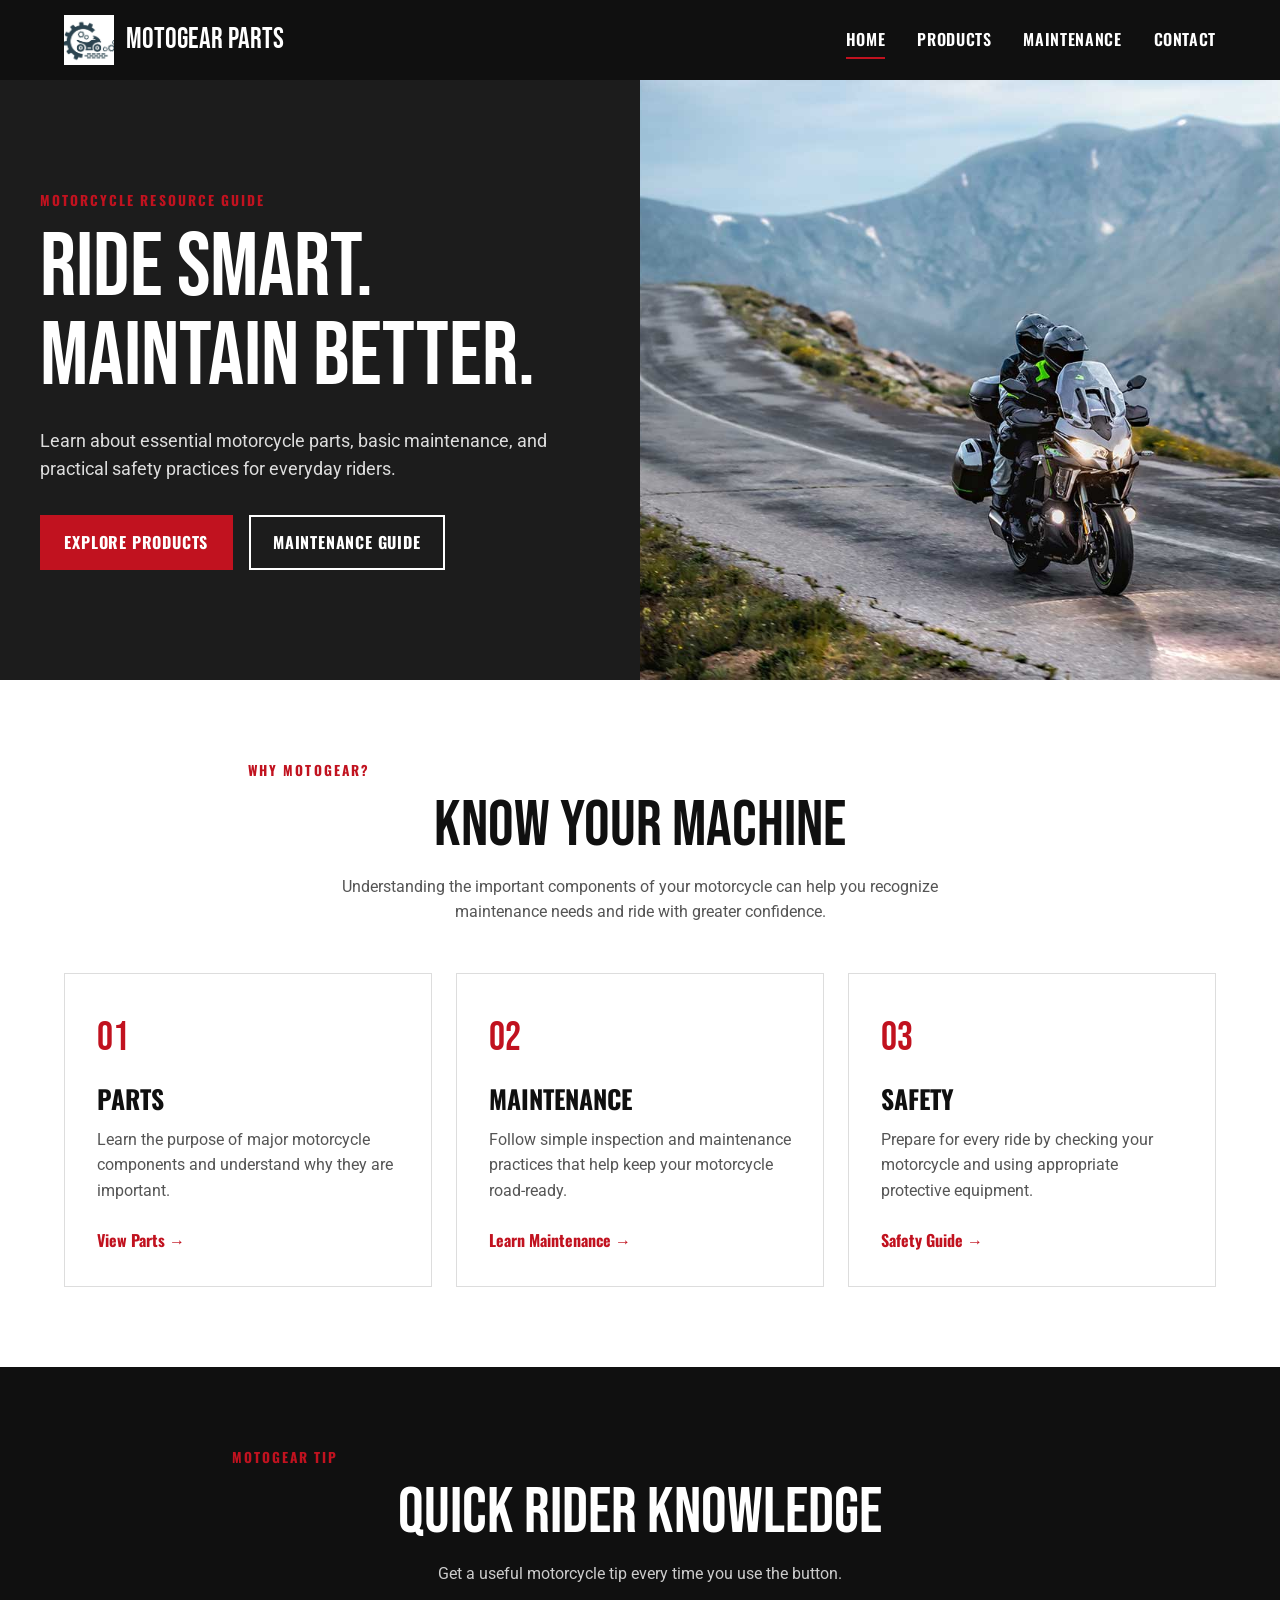
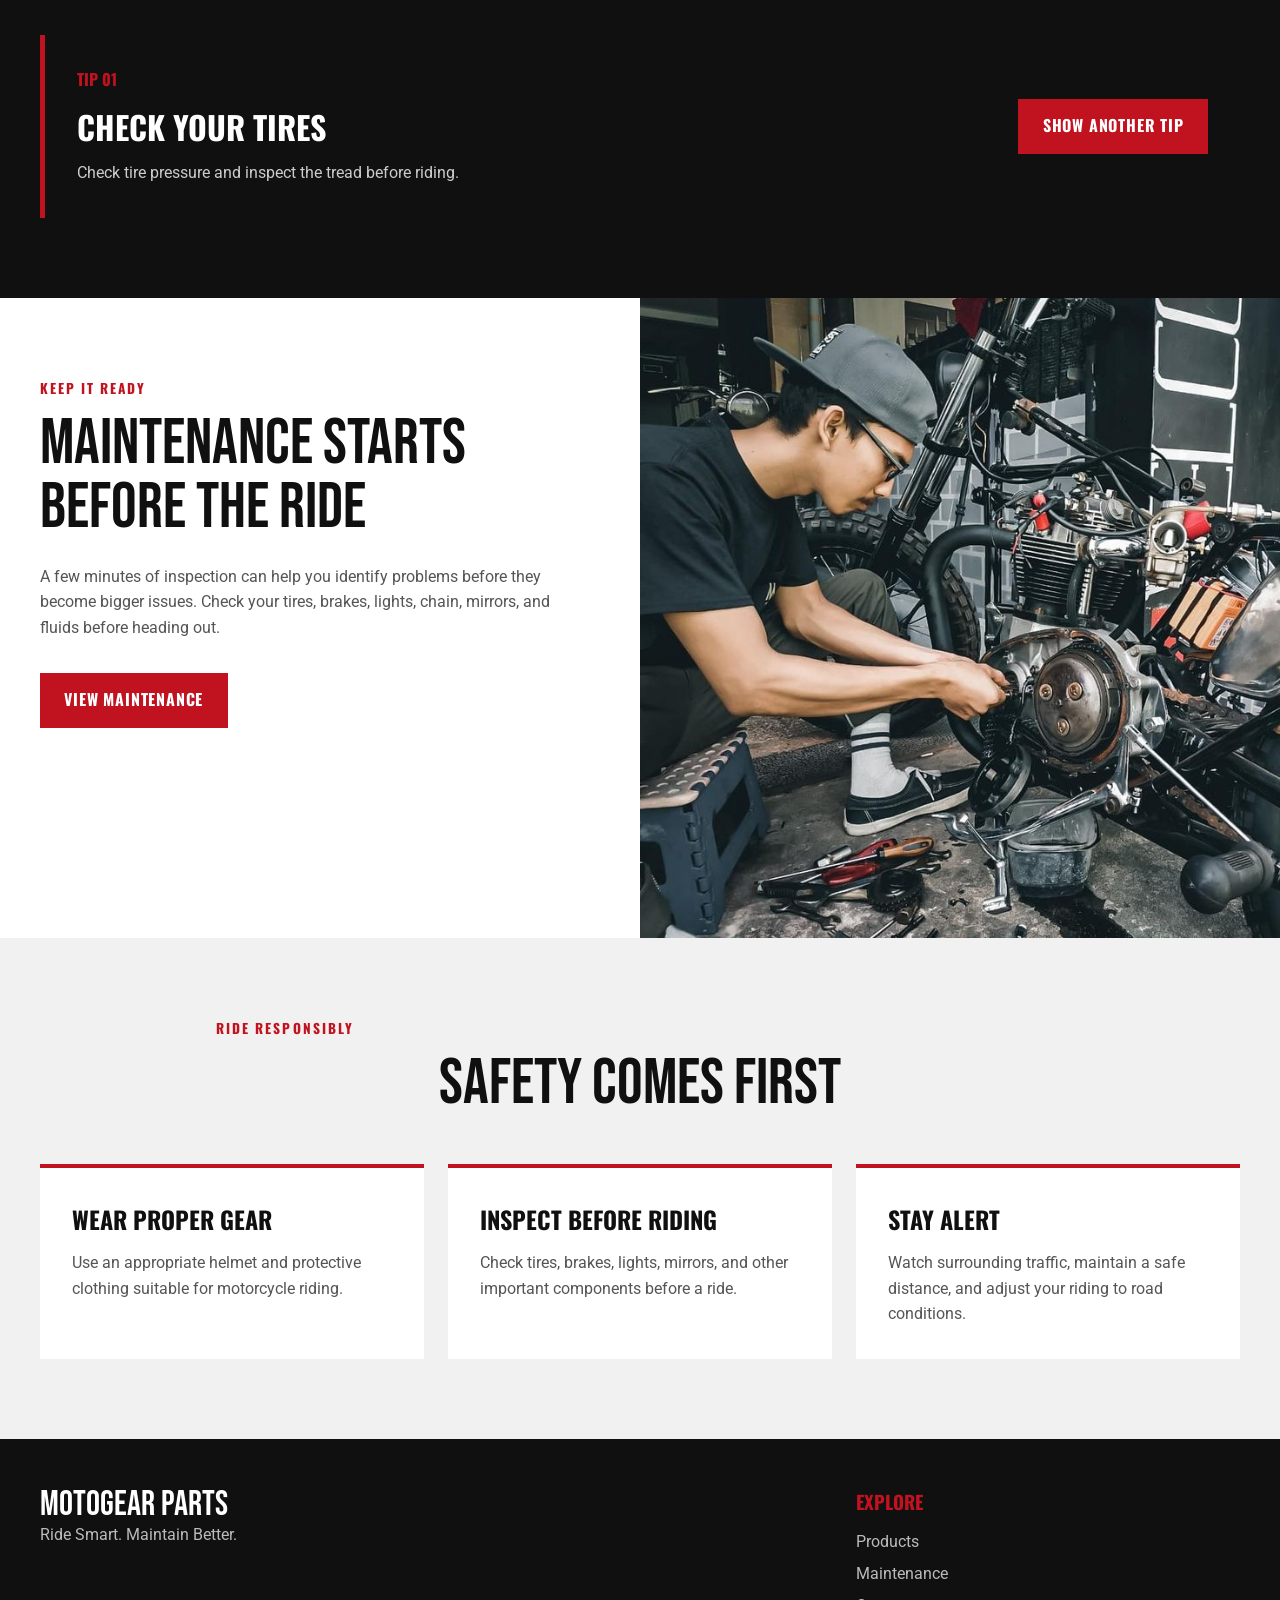
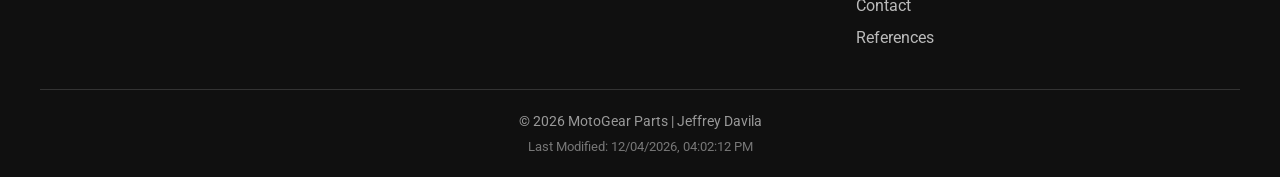
<file: project/index.html>
<!DOCTYPE html>
<html lang="en">

<head>
    <meta charset="UTF-8">
    <meta name="viewport" content="width=device-width, initial-scale=1.0">

    <title>MotoGear Parts | Motorcycle Parts & Maintenance</title>

    <meta name="author" content="Jeffrey Davila">
    <meta name="description"
        content="MotoGear Parts provides motorcycle parts information, maintenance guidance, and safety tips for everyday riders.">

    <link rel="preconnect" href="https://fonts.googleapis.com">
    <link rel="preconnect" href="https://fonts.gstatic.com" crossorigin>

    <link
        href="https://fonts.googleapis.com/css2?family=Bebas+Neue&family=Oswald:wght@400;500;600;700&family=Roboto:wght@400;500;700&display=swap"
        rel="stylesheet">

    <link rel="stylesheet" href="styles/site.css">
    <script src="scripts/site.js" defer></script>
</head>

<body>

    <header class="site-header">

        <div class="header-inner">

            <a class="brand" href="index.html">
                <img src="images/motogearlogo.jpg" alt="MotoGear Parts logo">
                <span>MotoGear Parts</span>
            </a>

            <button class="menu-toggle" id="menu-toggle" type="button" aria-label="Open navigation menu"
                aria-expanded="false" aria-controls="main-menu">
                ☰
            </button>

            <nav class="menu" id="main-menu" aria-label="Main navigation">
                <ul>
                    <li><a class="active" href="index.html">Home</a></li>
                    <li><a href="products.html">Products</a></li>
                    <li><a href="maintenance.html">Maintenance</a></li>
                    <li><a href="contact.html">Contact</a></li>
                </ul>
            </nav>

        </div>

    </header>

    <main>

        <section class="hero">

            <div class="hero-content">

                <p class="eyebrow">MOTORCYCLE RESOURCE GUIDE</p>

                <h1>Ride Smart.<br>Maintain Better.</h1>

                <p>
                    Learn about essential motorcycle parts, basic maintenance,
                    and practical safety practices for everyday riders.
                </p>

                <div class="hero-buttons">
                    <a class="button" href="products.html">Explore Products</a>
                    <a class="button button-outline" href="maintenance.html">
                        Maintenance Guide
                    </a>
                </div>

            </div>

            <img class="hero-image" src="images/motorcycle-hero.webp" alt="Motorcycle ready for a road ride">

        </section>

        <section class="section">

            <div class="section-heading">
                <p class="eyebrow">WHY MOTOGEAR?</p>
                <h2>Know Your Machine</h2>
                <p>
                    Understanding the important components of your motorcycle
                    can help you recognize maintenance needs and ride with
                    greater confidence.
                </p>
            </div>

            <div class="feature-grid">

                <article class="feature-card">
                    <div class="feature-number">01</div>
                    <h3>Parts</h3>
                    <p>
                        Learn the purpose of major motorcycle components
                        and understand why they are important.
                    </p>
                    <a href="products.html">View Parts →</a>
                </article>

                <article class="feature-card">
                    <div class="feature-number">02</div>
                    <h3>Maintenance</h3>
                    <p>
                        Follow simple inspection and maintenance practices
                        that help keep your motorcycle road-ready.
                    </p>
                    <a href="maintenance.html">Learn Maintenance →</a>
                </article>

                <article class="feature-card">
                    <div class="feature-number">03</div>
                    <h3>Safety</h3>
                    <p>
                        Prepare for every ride by checking your motorcycle
                        and using appropriate protective equipment.
                    </p>
                    <a href="maintenance.html">Safety Guide →</a>
                </article>

            </div>

        </section>

        <section class="dark-section">

            <div class="section-heading light-heading">
                <p class="eyebrow">MOTOGEAR TIP</p>
                <h2>Quick Rider Knowledge</h2>
                <p>
                    Get a useful motorcycle tip every time you use the button.
                </p>
            </div>

            <div class="tip-box">

                <div>
                    <span id="tip-number">TIP 01</span>
                    <h3 id="tip-title">Check Your Tires</h3>
                    <p id="tip-description">
                        Check tire pressure and inspect the tread before riding.
                    </p>
                </div>

                <button class="button" id="next-tip" type="button">
                    Show Another Tip
                </button>

            </div>

        </section>

        <section class="split-section">

            <div class="split-content">
                <p class="eyebrow">KEEP IT READY</p>

                <h2>Maintenance Starts Before the Ride</h2>

                <p>
                    A few minutes of inspection can help you identify
                    problems before they become bigger issues. Check your
                    tires, brakes, lights, chain, mirrors, and fluids before
                    heading out.
                </p>

                <a class="button" href="maintenance.html">
                    View Maintenance
                </a>
            </div>

            <img src="images/maintenance.webp" alt="Motorcycle maintenance equipment and tools" loading="lazy">

        </section>

        <section class="safety-section">

            <div class="section-heading">
                <p class="eyebrow">RIDE RESPONSIBLY</p>
                <h2>Safety Comes First</h2>
            </div>

            <div class="safety-grid">

                <article>
                    <h3>Wear Proper Gear</h3>
                    <p>
                        Use an appropriate helmet and protective clothing
                        suitable for motorcycle riding.
                    </p>
                </article>

                <article>
                    <h3>Inspect Before Riding</h3>
                    <p>
                        Check tires, brakes, lights, mirrors, and other
                        important components before a ride.
                    </p>
                </article>

                <article>
                    <h3>Stay Alert</h3>
                    <p>
                        Watch surrounding traffic, maintain a safe distance,
                        and adjust your riding to road conditions.
                    </p>
                </article>

            </div>

        </section>

    </main>

    <footer class="site-footer">

        <div class="footer-inner">

            <div>
                <h2>MotoGear Parts</h2>
                <p>Ride Smart. Maintain Better.</p>
            </div>

            <div>
                <h3>Explore</h3>
                <a href="products.html">Products</a>
                <a href="maintenance.html">Maintenance</a>
                <a href="contact.html">Contact</a>
                <a href="references.html">References</a>
            </div>

        </div>

        <div class="footer-bottom">
            <p>
                &copy; <span id="current-year"></span> MotoGear Parts |
                Jeffrey Davila
            </p>

            <p id="last-modified"></p>
        </div>

    </footer>

</body>

</html>
</file>
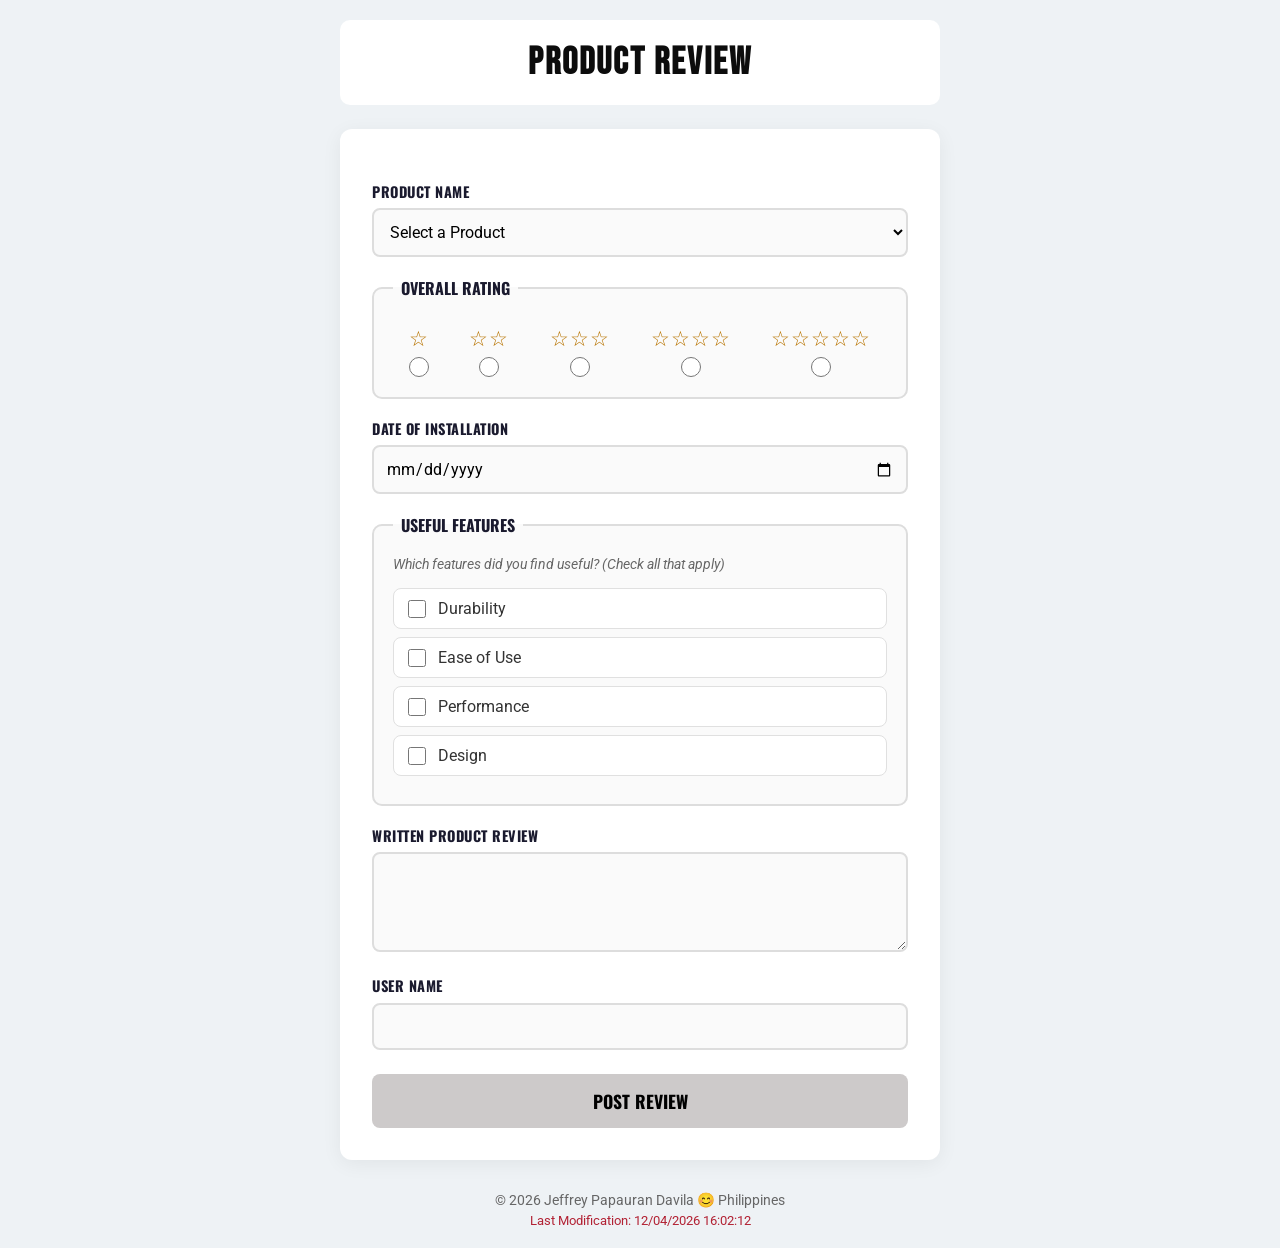
<file: form.html>
<!DOCTYPE html>
<html lang="en-US">
<head>
    <meta charset="UTF-8">
    <meta name="viewport" content="width=device-width, initial-scale=1.0">
    <title>WDD 131 | Product Review Form</title>
    <meta name="author" content="Jeffrey Davila">
    <meta name="description" content="Submit a product review by rating the product, selecting useful features, choosing the installation date, and sharing your feedback.">
    <link rel="preconnect" href="https://fonts.googleapis.com">
    <link rel="preconnect" href="https://fonts.gstatic.com" crossorigin>
    <link href="https://fonts.googleapis.com/css2?family=Bebas+Neue&family=Oswald:wght@400;700&family=Roboto:wght@400;700&display=swap" rel="stylesheet">
    <link rel="stylesheet" href="styles/form.css">
    <script src="scripts/form.js" defer></script>
</head>
<body>
    <header>
        <h1>Product Review</h1>
    </header>

    <main>
        <form method="get" action="review.html">
            
            <label for="product">Product Name</label>
            <select id="product" name="product" required>
                <option value="" disabled selected>Select a Product</option>
            </select>

            <!-- RATING: Label above, radio below, in a row -->
            <fieldset class="rating-group">
                <legend>Overall Rating</legend>
                <div class="rating-row">
                    <div class="rating-option">
                        <label for="rating1">☆</label>
                        <input type="radio" id="rating1" name="rating" value="1" required>
                    </div>
                    <div class="rating-option">
                        <label for="rating2">☆☆</label>
                        <input type="radio" id="rating2" name="rating" value="2" required>
                    </div>
                    <div class="rating-option">
                        <label for="rating3">☆☆☆</label>
                        <input type="radio" id="rating3" name="rating" value="3" required>
                    </div>
                    <div class="rating-option">
                        <label for="rating4">☆☆☆☆</label>
                        <input type="radio" id="rating4" name="rating" value="4" required>
                    </div>
                    <div class="rating-option">
                        <label for="rating5">☆☆☆☆☆</label>
                        <input type="radio" id="rating5" name="rating" value="5" required>
                    </div>
                </div>
            </fieldset>

            <label for="date">Date of Installation</label>
            <input type="date" id="date" name="date" required>

            <!-- FEATURES: Full-width checkbox rows -->
            <fieldset class="features-group">
                <legend>Useful Features</legend>
                <span class="features-hint">Which features did you find useful? (Check all that apply)</span>
                
                <div class="feature-row">
                    <input type="checkbox" id="feature1" name="features" value="Durability">
                    <label for="feature1">Durability</label>
                </div>
                <div class="feature-row">
                    <input type="checkbox" id="feature2" name="features" value="Ease of Use">
                    <label for="feature2">Ease of Use</label>
                </div>
                <div class="feature-row">
                    <input type="checkbox" id="feature3" name="features" value="Performance">
                    <label for="feature3">Performance</label>
                </div>
                <div class="feature-row">
                    <input type="checkbox" id="feature4" name="features" value="Design">
                    <label for="feature4">Design</label>
                </div>
            </fieldset>

            <label for="review">Written Product Review</label>
            <textarea id="review" name="review"></textarea>

            <label for="username">User Name</label>
            <input type="text" id="username" name="username" autocomplete="name">

            <input type="submit" value="Post Review">
        </form>
    </main>

    <footer>
        <p>
            &copy; <span id="currentyear"></span>
            Jeffrey Papauran Davila 😊 Philippines
        </p>
        <p id="lastModified"></p>
    </footer>
</body>
</html>
</file>
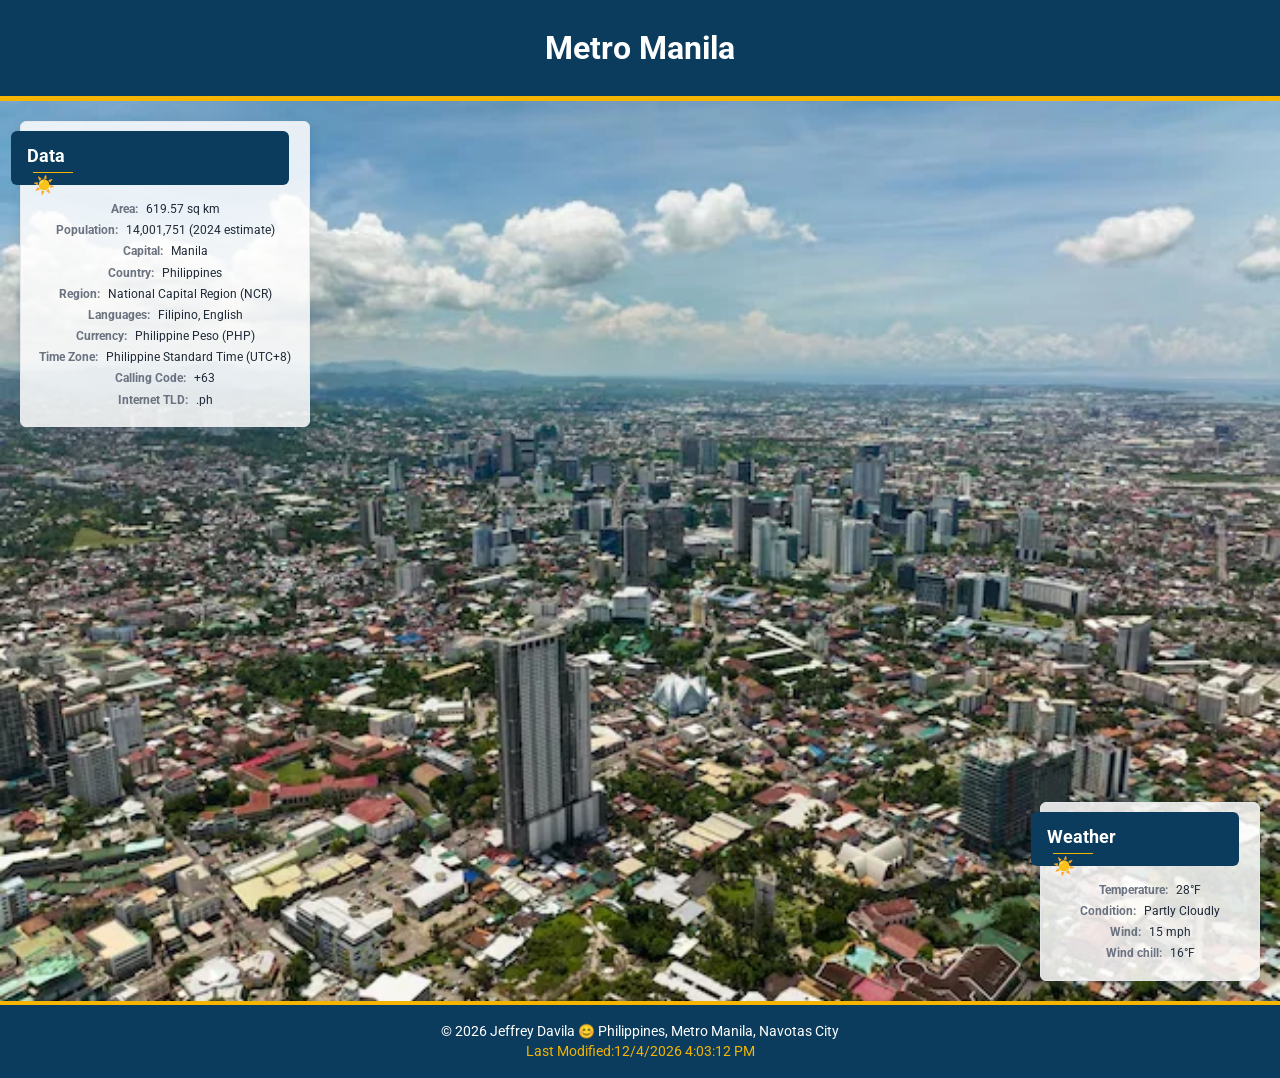
<file: places.html>
<!DOCTYPE html>
<html lang="en-US">

<head>
    <meta charset="UTF-8">
    <meta name="viewport" content="width=device-width, initial-scale=1.0">
    <title>Metro Manila, Philippines | Weather & Country Data</title>
    <meta name="description" content="Explore key facts about Metro Manila, Philippines - population, area, currency, and current weather condition">
    <meta name="author" content="Jeffrey Davila">
    <link rel="preconnect" href="https://fonts.googleapis.com">
    <link rel="preconnect" href="https://fonts.gstatic.com" crossorigin>
    <link href="https://fonts.googleapis.com/css2?family=Roboto:wght@400;700&display=swap" rel="stylesheet">
    <link rel="stylesheet" href="styles/place.css">
    <link rel="stylesheet" href="styles/place_mobile.css">
    <script src="scripts/places.js" defer></script>
</head>

<body>
    <header>
        <h1>Metro Manila</h1>
    </header>
    <main>
        <section class="hero">

            <img src="images/metromanila-626.webp" srcset="images/metromanila-320.webp 320w, images/metromanila-480.webp 480w, images/metromanila-626.webp 626w"
            sizes="(max-width: 700px) 100vw, 1000px" alt="Aerial skyline view of Metro Manila, Philippines">

            <article class="card data-card">
                <h2>Data</h2>

                <ul>
                    <li><strong>Area:</strong> 619.57 sq km</li>
                    <li><strong>Population:</strong> 14,001,751 (2024 estimate)</li>
                    <li><strong>Capital:</strong> Manila</li>
                    <li><strong>Country:</strong> Philippines</li>
                    <li><strong>Region:</strong> National Capital Region (NCR)</li>
                    <li><strong>Languages:</strong> Filipino, English</li>
                    <li><strong>Currency:</strong> Philippine Peso (PHP)</li>
                    <li><strong>Time Zone:</strong> Philippine Standard Time (UTC+8)</li>
                    <li><strong>Calling Code:</strong> +63</li>
                    <li><strong>Internet TLD:</strong> .ph</li>


                </ul>
            </article>
            <article class="card weather-card">
                <h2>Weather <svg class="icon-accent" width="20" height="20" viewBox="0 0 24 24" fill="none"
                        xmlns="http://www.w3.org/2000/svg">
                        <path d="M18 10h-1.26A8 8 0 1 0 9 20h9a5 5 0 0 0 0-10z" stroke="currentColor" stroke-width="2"
                            stroke-linejoin="round" />
                    </svg>
                </h2>

                <ul>
                    <li><strong>Temperature:</strong><span id="temperature"></span></li>
                    <li><strong>Condition:</strong><span id="condition"></span></li>
                    <li><strong>Wind:</strong><span id="wind"></span></li>
                    <li><strong>Wind chill:</strong> <span id="windchill"></span></li>
                </ul>
            </article>
        </section>
    </main>
    <footer>
        <p>&copy; <span id="currentyear"></span> Jeffrey Davila 😊 Philippines, Metro Manila, Navotas City </p>
        <p id="full"></p>
        <p id="clock"></p>
    </footer>

</body>

</html>
</file>
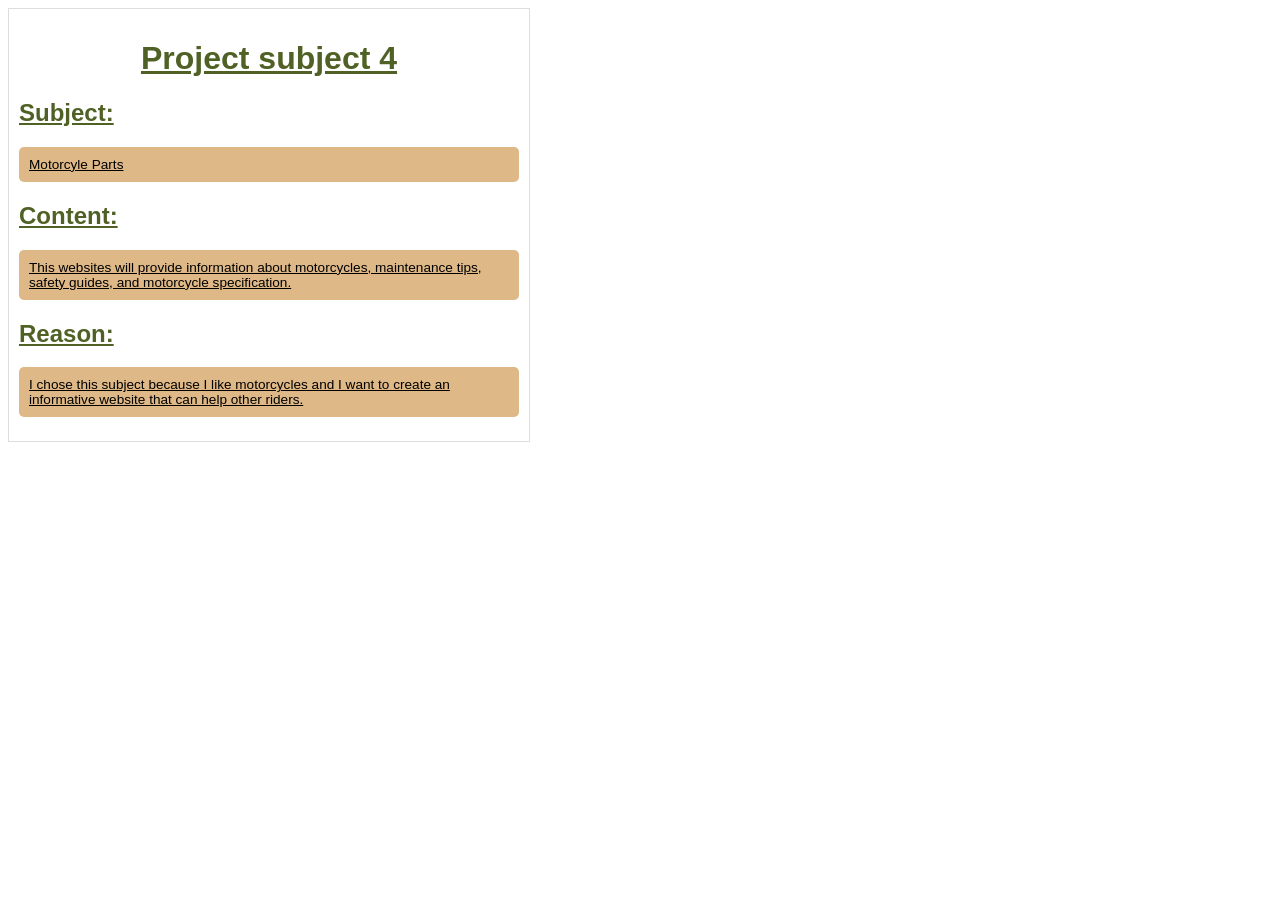
<file: siteplan.html>
<!DOCTYPE html>
<html lang="en">
<head>
    <meta charset="UTF-8">
    <meta name="viewport" content="width=device-width, initial-scale=1.0">
    <title>WDD131 | Project 4</title>
    <meta name="author" content="Jeffrey Davila">
    <link rel="stylesheet" href="styles/siteplan.css">
</head>
<body>
    <h1>Project subject 4</h1>

    <h2>Subject:</h2>
    <p>Motorcyle Parts</p>

    <h2>Content:</h2>
    <p> This websites will provide information about motorcycles, maintenance tips, safety guides, and motorcycle specification.</p>

    <h2>Reason:</h2>
    <p>I chose this subject because I like motorcycles and I want
to create an informative website that can help other riders.
</p>
</body>
</html>
</file>
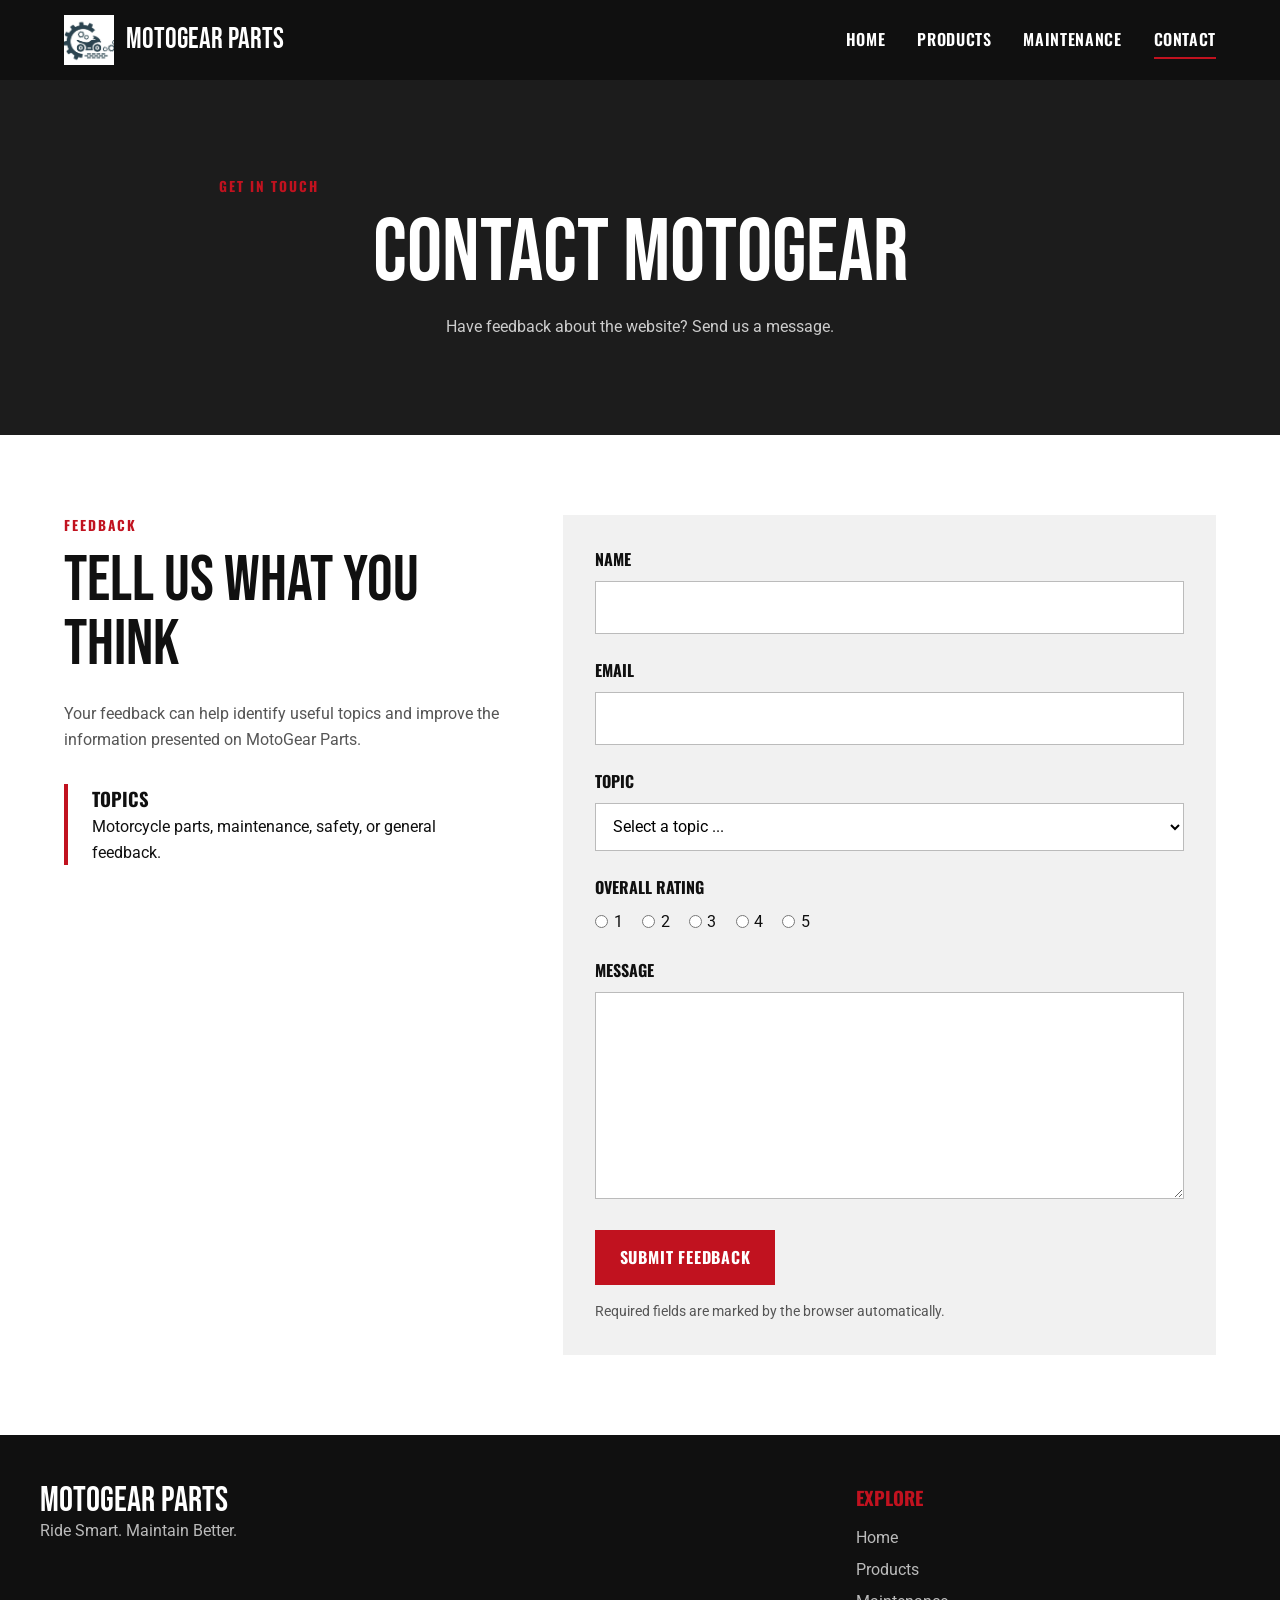
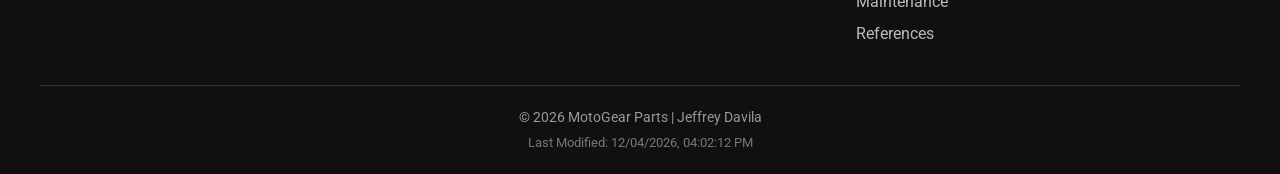
<file: project/contact.html>
<!DOCTYPE html>
<html lang="en">

<head>
    <meta charset="UTF-8">
    <meta name="viewport" content="width=device-width, initial-scale=1.0">

    <title>MotoGear Parts | Contact</title>

    <meta name="author" content="Jeffrey Davila">
    <meta name="description"
        content="Contact MotoGear Parts and provide feedback about motorcycle parts, maintenance, and safety information.">

    <link rel="preconnect" href="https://fonts.googleapis.com">
    <link rel="preconnect" href="https://fonts.gstatic.com" crossorigin>

    <link
        href="https://fonts.googleapis.com/css2?family=Bebas+Neue&family=Oswald:wght@400;500;600;700&family=Roboto:wght@400;500;700&display=swap"
        rel="stylesheet">

    <link rel="stylesheet" href="styles/site.css">
    <script src="scripts/site.js" defer></script>
</head>

<body>

    <header class="site-header">

        <div class="header-inner">

            <a class="brand" href="index.html">
                <img src="images/motogearlogo.jpg" alt="MotoGear Parts logo">
                <span>MotoGear Parts</span>
            </a>

            <button class="menu-toggle" id="menu-toggle" type="button" aria-label="Open navigation menu"
                aria-expanded="false" aria-controls="main-menu">
                ☰
            </button>

            <nav class="menu" id="main-menu" aria-label="Main navigation">
                <ul>
                    <li><a href="index.html">Home</a></li>
                    <li><a href="products.html">Products</a></li>
                    <li><a href="maintenance.html">Maintenance</a></li>
                    <li><a class="active" href="contact.html">Contact</a></li>
                </ul>
            </nav>

        </div>

    </header>

    <main>

        <section class="page-banner">
            <p class="eyebrow">GET IN TOUCH</p>
            <h1>Contact MotoGear</h1>
            <p>
                Have feedback about the website? Send us a message.
            </p>
        </section>

        <section class="form-section">

            <div class="form-intro">

                <p class="eyebrow">FEEDBACK</p>

                <h2>Tell Us What You Think</h2>

                <p>
                    Your feedback can help identify useful topics and
                    improve the information presented on MotoGear Parts.
                </p>

                <div class="contact-detail">
                    <h3>Topics</h3>
                    <p>Motorcycle parts, maintenance, safety, or general feedback.</p>
                </div>

            </div>

            <form method="get" action="contact.html" class="contact-form" id="contact-form">

                <div class="form-group">

                    <label for="name">Name</label>

                    <input type="text" id="name" name="name" autocomplete="name" required>

                </div>

                <div class="form-group">

                    <label for="email">Email</label>

                    <input type="email" id="email" name="email" autocomplete="email" required>

                </div>

                <div class="form-group">

                    <label for="topic">Topic</label>

                    <select id="topic" name="topic" required>

                        <option value="" disabled selected>
                            Select a topic ...
                        </option>

                        <option value="parts">
                            Motorcycle Parts
                        </option>

                        <option value="maintenance">
                            Maintenance
                        </option>

                        <option value="safety">
                            Safety
                        </option>

                        <option value="general">
                            General Feedback
                        </option>

                    </select>

                </div>

                <fieldset class="rating-fieldset">

                    <legend>Overall Rating</legend>

                    <div class="rating-options">

                        <label>
                            <input type="radio" name="rating" value="1" required>
                            1
                        </label>

                        <label>
                            <input type="radio" name="rating" value="2">
                            2
                        </label>

                        <label>
                            <input type="radio" name="rating" value="3">
                            3
                        </label>

                        <label>
                            <input type="radio" name="rating" value="4">
                            4
                        </label>

                        <label>
                            <input type="radio" name="rating" value="5">
                            5
                        </label>

                    </div>

                </fieldset>

                <div class="form-group">

                    <label for="message">Message</label>

                    <textarea id="message" name="message" rows="7" required></textarea>

                </div>

                <button class="button" type="submit">
                    Submit Feedback
                </button>

                <p class="form-note">
                    Required fields are marked by the browser automatically.
                </p>

            </form>

        </section>

    </main>

    <footer class="site-footer">

        <div class="footer-inner">

            <div>
                <h2>MotoGear Parts</h2>
                <p>Ride Smart. Maintain Better.</p>
            </div>

            <div>
                <h3>Explore</h3>
                <a href="index.html">Home</a>
                <a href="products.html">Products</a>
                <a href="maintenance.html">Maintenance</a>
                <a href="references.html">References</a>
            </div>

        </div>

        <div class="footer-bottom">
            <p>
                &copy; <span id="current-year"></span> MotoGear Parts |
                Jeffrey Davila
            </p>
            <p id="last-modified"></p>
        </div>

    </footer>

</body>

</html>
</file>
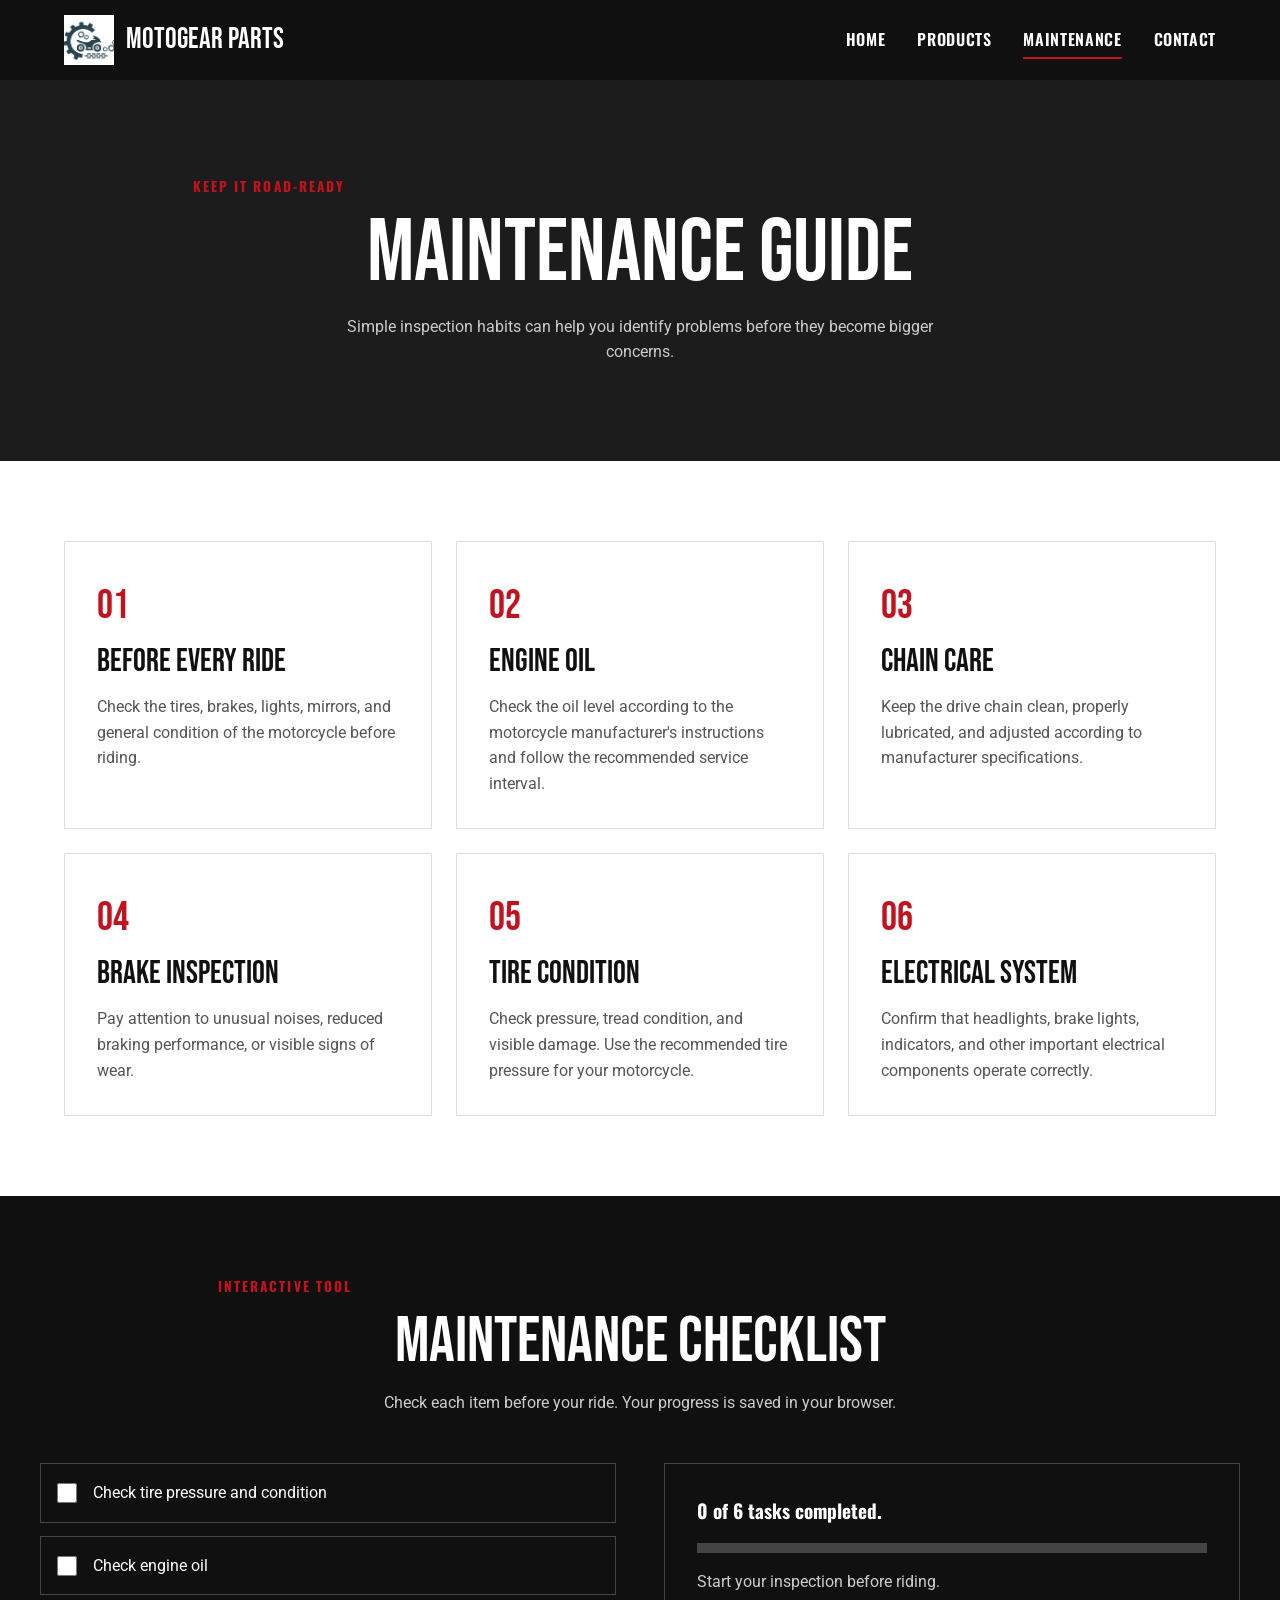
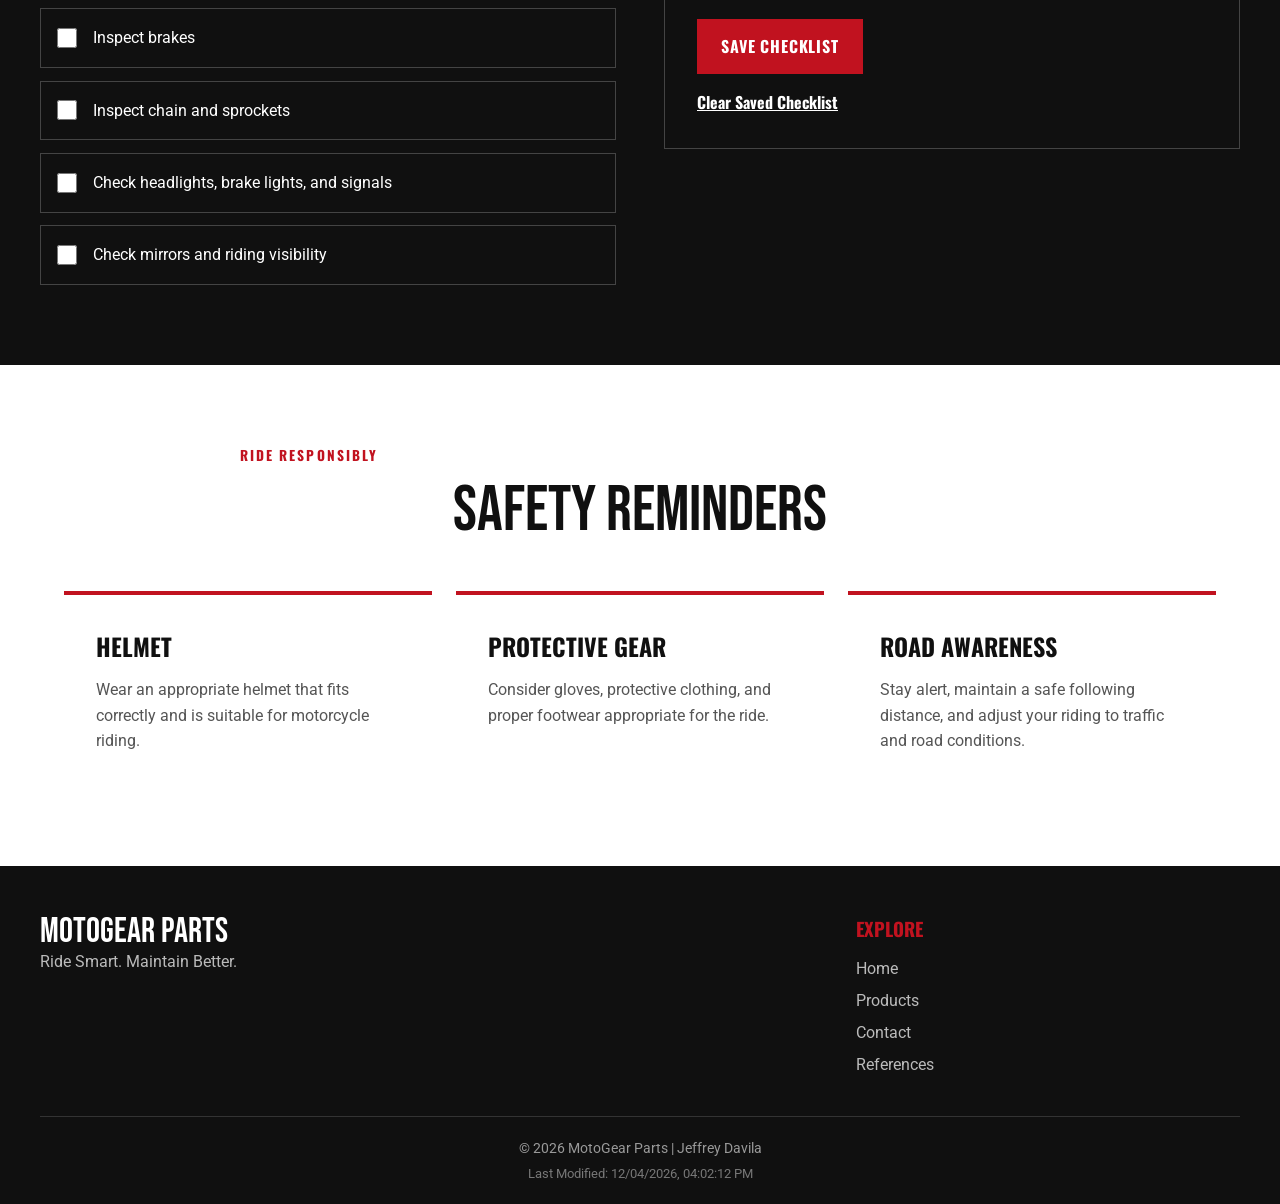
<file: project/maintenance.html>
<!DOCTYPE html>
<html lang="en">
<head>
    <meta charset="UTF-8">
    <meta name="viewport" content="width=device-width, initial-scale=1.0">

    <title>MotoGear Parts | Maintenance</title>

    <meta name="author" content="Jeffrey Davila">
    <meta
        name="description"
        content="Learn basic motorcycle maintenance practices and use the MotoGear interactive maintenance checklist."
    >

    <link rel="preconnect" href="https://fonts.googleapis.com">
    <link rel="preconnect" href="https://fonts.gstatic.com" crossorigin>

    <link
        href="https://fonts.googleapis.com/css2?family=Bebas+Neue&family=Oswald:wght@400;500;600;700&family=Roboto:wght@400;500;700&display=swap"
        rel="stylesheet"
    >

    <link rel="stylesheet" href="styles/site.css">
    <script src="scripts/site.js" defer></script>
</head>

<body>

<header class="site-header">

    <div class="header-inner">

        <a class="brand" href="index.html">
            <img src="images/motogearlogo.jpg" alt="MotoGear Parts logo">
            <span>MotoGear Parts</span>
        </a>

        <button
            class="menu-toggle"
            id="menu-toggle"
            type="button"
            aria-label="Open navigation menu"
            aria-expanded="false"
            aria-controls="main-menu"
        >
            ☰
        </button>

        <nav class="menu" id="main-menu" aria-label="Main navigation">
            <ul>
                <li><a href="index.html">Home</a></li>
                <li><a href="products.html">Products</a></li>
                <li><a class="active" href="maintenance.html">Maintenance</a></li>
                <li><a href="contact.html">Contact</a></li>
            </ul>
        </nav>

    </div>

</header>

<main>

    <section class="page-banner">
        <p class="eyebrow">KEEP IT ROAD-READY</p>
        <h1>Maintenance Guide</h1>
        <p>
            Simple inspection habits can help you identify problems
            before they become bigger concerns.
        </p>
    </section>

    <section class="section">

        <div class="maintenance-grid">

            <article class="maintenance-card">
                <span>01</span>
                <h2>Before Every Ride</h2>
                <p>
                    Check the tires, brakes, lights, mirrors, and
                    general condition of the motorcycle before riding.
                </p>
            </article>

            <article class="maintenance-card">
                <span>02</span>
                <h2>Engine Oil</h2>
                <p>
                    Check the oil level according to the motorcycle
                    manufacturer's instructions and follow the recommended
                    service interval.
                </p>
            </article>

            <article class="maintenance-card">
                <span>03</span>
                <h2>Chain Care</h2>
                <p>
                    Keep the drive chain clean, properly lubricated,
                    and adjusted according to manufacturer specifications.
                </p>
            </article>

            <article class="maintenance-card">
                <span>04</span>
                <h2>Brake Inspection</h2>
                <p>
                    Pay attention to unusual noises, reduced braking
                    performance, or visible signs of wear.
                </p>
            </article>

            <article class="maintenance-card">
                <span>05</span>
                <h2>Tire Condition</h2>
                <p>
                    Check pressure, tread condition, and visible damage.
                    Use the recommended tire pressure for your motorcycle.
                </p>
            </article>

            <article class="maintenance-card">
                <span>06</span>
                <h2>Electrical System</h2>
                <p>
                    Confirm that headlights, brake lights, indicators,
                    and other important electrical components operate correctly.
                </p>
            </article>

        </div>

    </section>

    <section class="checklist-section">

        <div class="section-heading light-heading">
            <p class="eyebrow">INTERACTIVE TOOL</p>
            <h2>Maintenance Checklist</h2>
            <p>
                Check each item before your ride. Your progress is saved
                in your browser.
            </p>
        </div>

        <div class="checklist-box">

            <div class="checklist-items">

                <label class="check-item">
                    <input
                        type="checkbox"
                        class="maintenance-check"
                        value="tires"
                    >
                    <span>Check tire pressure and condition</span>
                </label>

                <label class="check-item">
                    <input
                        type="checkbox"
                        class="maintenance-check"
                        value="oil"
                    >
                    <span>Check engine oil</span>
                </label>

                <label class="check-item">
                    <input
                        type="checkbox"
                        class="maintenance-check"
                        value="brakes"
                    >
                    <span>Inspect brakes</span>
                </label>

                <label class="check-item">
                    <input
                        type="checkbox"
                        class="maintenance-check"
                        value="chain"
                    >
                    <span>Inspect chain and sprockets</span>
                </label>

                <label class="check-item">
                    <input
                        type="checkbox"
                        class="maintenance-check"
                        value="lights"
                    >
                    <span>Check headlights, brake lights, and signals</span>
                </label>

                <label class="check-item">
                    <input
                        type="checkbox"
                        class="maintenance-check"
                        value="mirrors"
                    >
                    <span>Check mirrors and riding visibility</span>
                </label>

            </div>

            <div class="checklist-result">

                <p id="checklist-status">
                    0 of 6 tasks completed.
                </p>

                <div class="progress-bar">
                    <div id="progress-fill"></div>
                </div>

                <p id="checklist-message">
                    Start your inspection before riding.
                </p>

                <button
                    class="button"
                    id="save-checklist"
                    type="button"
                >
                    Save Checklist
                </button>

                <button
                    class="text-button"
                    id="clear-checklist"
                    type="button"
                >
                    Clear Saved Checklist
                </button>

            </div>

        </div>

    </section>

    <section class="section">

        <div class="section-heading">
            <p class="eyebrow">RIDE RESPONSIBLY</p>
            <h2>Safety Reminders</h2>
        </div>

        <div class="safety-grid">

            <article>
                <h3>Helmet</h3>
                <p>
                    Wear an appropriate helmet that fits correctly and
                    is suitable for motorcycle riding.
                </p>
            </article>

            <article>
                <h3>Protective Gear</h3>
                <p>
                    Consider gloves, protective clothing, and proper
                    footwear appropriate for the ride.
                </p>
            </article>

            <article>
                <h3>Road Awareness</h3>
                <p>
                    Stay alert, maintain a safe following distance,
                    and adjust your riding to traffic and road conditions.
                </p>
            </article>

        </div>

    </section>

</main>

<footer class="site-footer">

    <div class="footer-inner">

        <div>
            <h2>MotoGear Parts</h2>
            <p>Ride Smart. Maintain Better.</p>
        </div>

        <div>
            <h3>Explore</h3>
            <a href="index.html">Home</a>
            <a href="products.html">Products</a>
            <a href="contact.html">Contact</a>
            <a href="references.html">References</a>
        </div>

    </div>

    <div class="footer-bottom">
            <p>
                &copy; <span id="current-year"></span> MotoGear Parts |
                Jeffrey Davila
            </p>
            <p id="last-modified"></p>
        </div>

</footer>

</body>
</html>
</file>
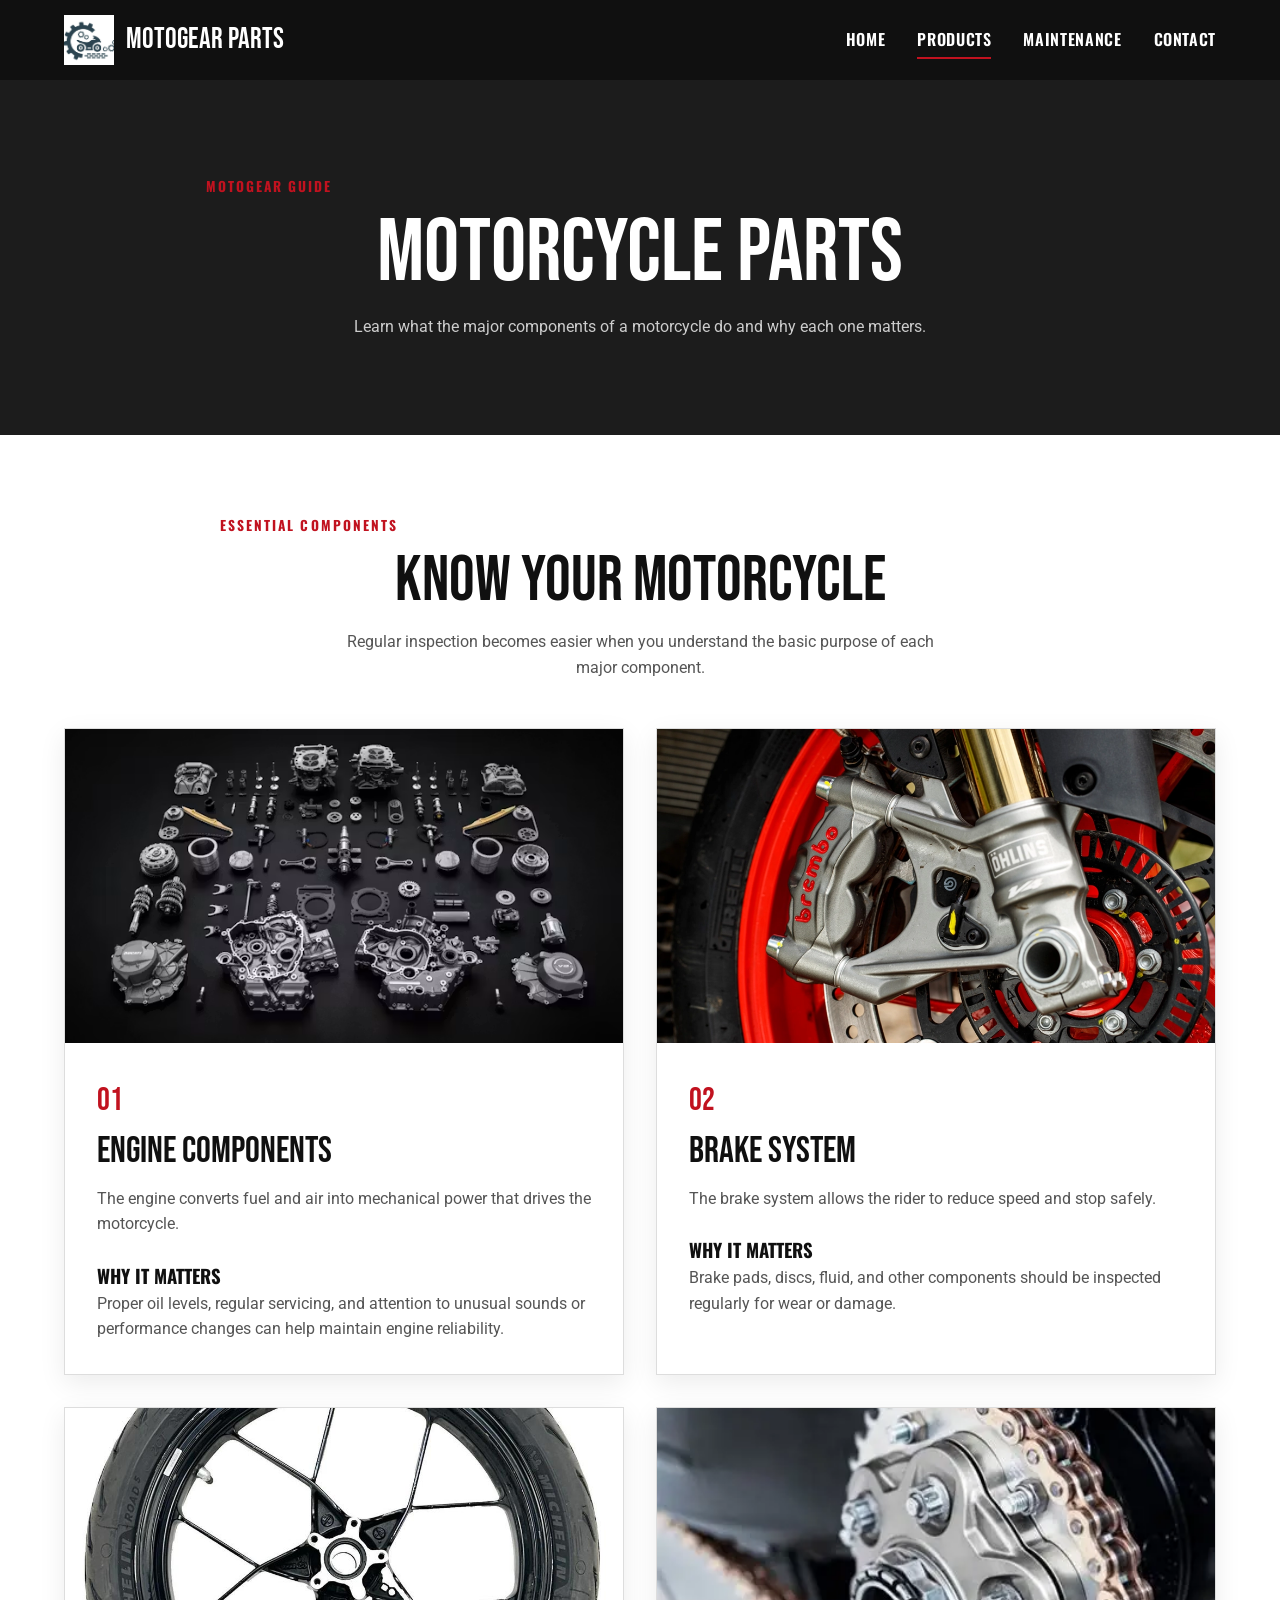
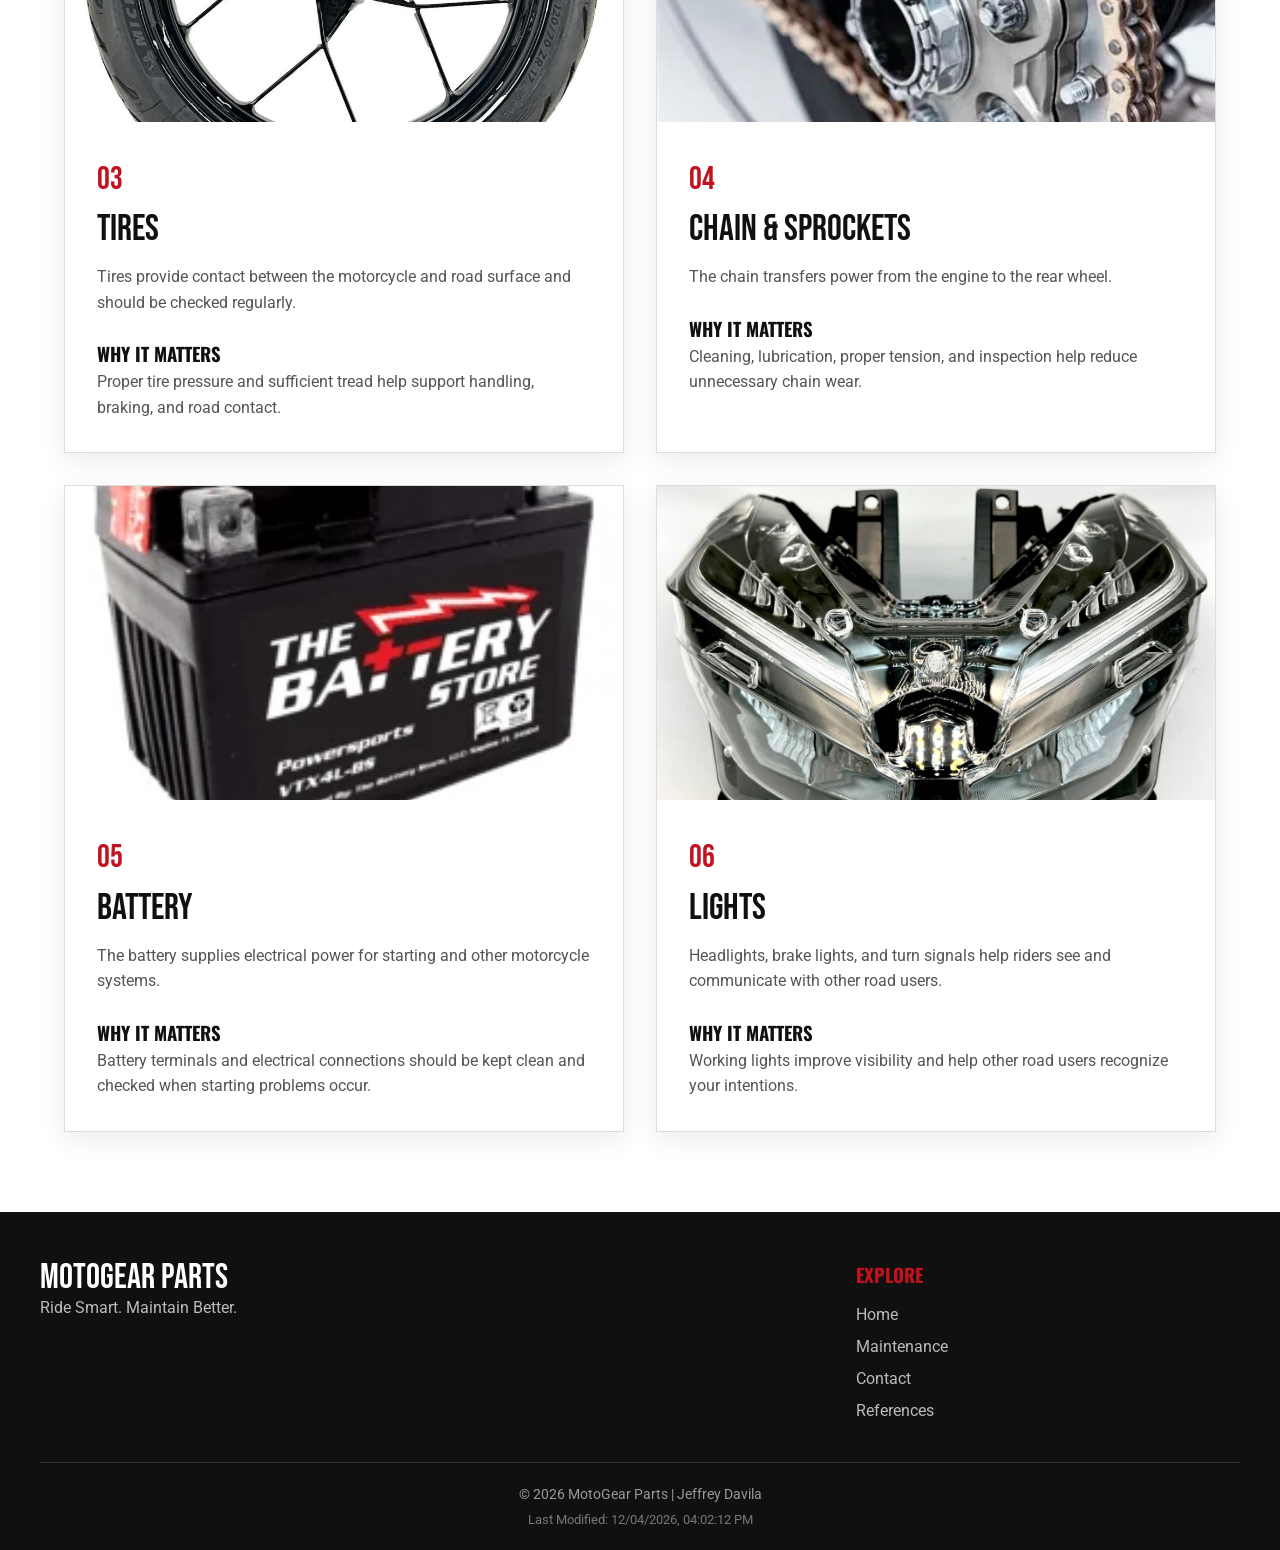
<file: project/product.html>
<!DOCTYPE html>
<html lang="en">

<head>
    <meta charset="UTF-8">
    <meta name="viewport" content="width=device-width, initial-scale=1.0">

    <title>MotoGear Parts | Products</title>

    <meta name="author" content="Jeffrey Davila">
    <meta name="description"
        content="Explore important motorcycle components including engines, brakes, tires, chains, batteries, and lights.">

    <link rel="preconnect" href="https://fonts.googleapis.com">
    <link rel="preconnect" href="https://fonts.gstatic.com" crossorigin>

    <link
        href="https://fonts.googleapis.com/css2?family=Bebas+Neue&family=Oswald:wght@400;500;600;700&family=Roboto:wght@400;500;700&display=swap"
        rel="stylesheet">

    <link rel="stylesheet" href="styles/site.css">
    <script src="scripts/site.js" defer></script>
</head>

<body>

    <header class="site-header">

        <div class="header-inner">

            <a class="brand" href="index.html">
                <img src="images/motogearlogo.jpg" alt="MotoGear Parts logo">
                <span>MotoGear Parts</span>
            </a>

            <button class="menu-toggle" id="menu-toggle" type="button" aria-label="Open navigation menu"
                aria-expanded="false" aria-controls="main-menu">
                ☰
            </button>

            <nav class="menu" id="main-menu" aria-label="Main navigation">
                <ul>
                    <li><a href="index.html">Home</a></li>
                    <li><a class="active" href="products.html">Products</a></li>
                    <li><a href="maintenance.html">Maintenance</a></li>
                    <li><a href="contact.html">Contact</a></li>
                </ul>
            </nav>

        </div>

    </header>

    <main>

        <section class="page-banner">
            <p class="eyebrow">MOTOGEAR GUIDE</p>
            <h1>Motorcycle Parts</h1>
            <p>
                Learn what the major components of a motorcycle do
                and why each one matters.
            </p>
        </section>

        <section class="section">

            <div class="section-heading">
                <p class="eyebrow">ESSENTIAL COMPONENTS</p>
                <h2>Know Your Motorcycle</h2>
                <p>
                    Regular inspection becomes easier when you understand
                    the basic purpose of each major component.
                </p>
            </div>

            <div class="product-grid">

                <article class="product-card">

                    <img src="images/engine.webp" alt="Motorcycle engine components" loading="lazy">

                    <div class="product-card-content">
                        <span class="product-label">01</span>
                        <h2>Engine Components</h2>

                        <p>
                            The engine converts fuel and air into mechanical
                            power that drives the motorcycle.
                        </p>

                        <h3>Why it matters</h3>

                        <p>
                            Proper oil levels, regular servicing, and
                            attention to unusual sounds or performance
                            changes can help maintain engine reliability.
                        </p>
                    </div>

                </article>


                <article class="product-card">

                    <img src="images/brakes.webp" alt="Motorcycle brake system" loading="lazy">

                    <div class="product-card-content">
                        <span class="product-label">02</span>
                        <h2>Brake System</h2>

                        <p>
                            The brake system allows the rider to reduce
                            speed and stop safely.
                        </p>

                        <h3>Why it matters</h3>

                        <p>
                            Brake pads, discs, fluid, and other components
                            should be inspected regularly for wear or damage.
                        </p>
                    </div>

                </article>


                <article class="product-card">

                    <img src="images/tire.webp" alt="Motorcycle tire and wheel" loading="lazy">


                    <div class="product-card-content">
                        <span class="product-label">03</span>
                        <h2>Tires</h2>

                        <p>
                            Tires provide contact between the motorcycle
                            and road surface and should be checked regularly.
                        </p>

                        <h3>Why it matters</h3>

                        <p>
                            Proper tire pressure and sufficient tread help
                            support handling, braking, and road contact.
                        </p>
                    </div>

                </article>

                <article class="product-card">

                    <img src="images/chain.webp" alt="Motorcycle chain and sprocket" loading="lazy">

                    <div class="product-card-content">
                        <span class="product-label">04</span>
                        <h2>Chain &amp; Sprockets</h2>

                        <p>
                            The chain transfers power from the engine to
                            the rear wheel.
                        </p>

                        <h3>Why it matters</h3>

                        <p>
                            Cleaning, lubrication, proper tension, and
                            inspection help reduce unnecessary chain wear.
                        </p>
                    </div>

                </article>

                <article class="product-card">

                    <img src="images/battery.webp" alt="Motorcycle battery" loading="lazy">

                    <div class="product-card-content">
                        <span class="product-label">05</span>
                        <h2>Battery</h2>

                        <p>
                            The battery supplies electrical power for
                            starting and other motorcycle systems.
                        </p>

                        <h3>Why it matters</h3>

                        <p>
                            Battery terminals and electrical connections
                            should be kept clean and checked when starting
                            problems occur.
                        </p>
                    </div>

                </article>

                <article class="product-card">

                    <img src="images/lights.webp" alt="Motorcycle headlight and lighting system" loading="lazy">

                    <div class="product-card-content">
                        <span class="product-label">06</span>
                        <h2>Lights</h2>

                        <p>
                            Headlights, brake lights, and turn signals help
                            riders see and communicate with other road users.
                        </p>

                        <h3>Why it matters</h3>

                        <p>
                            Working lights improve visibility and help
                            other road users recognize your intentions.
                        </p>
                    </div>

                </article>

            </div>

        </section>

    </main>

    <footer class="site-footer">

        <div class="footer-inner">

            <div>
                <h2>MotoGear Parts</h2>
                <p>Ride Smart. Maintain Better.</p>
            </div>

            <div>
                <h3>Explore</h3>
                <a href="index.html">Home</a>
                <a href="maintenance.html">Maintenance</a>
                <a href="contact.html">Contact</a>
                <a href="references.html">References</a>
            </div>

        </div>

        <div class="footer-bottom">
            <p>
                &copy; <span id="current-year"></span> MotoGear Parts |
                Jeffrey Davila
            </p>
            <p id="last-modified"></p>
        </div>

    </footer>

</body>

</html>
</file>
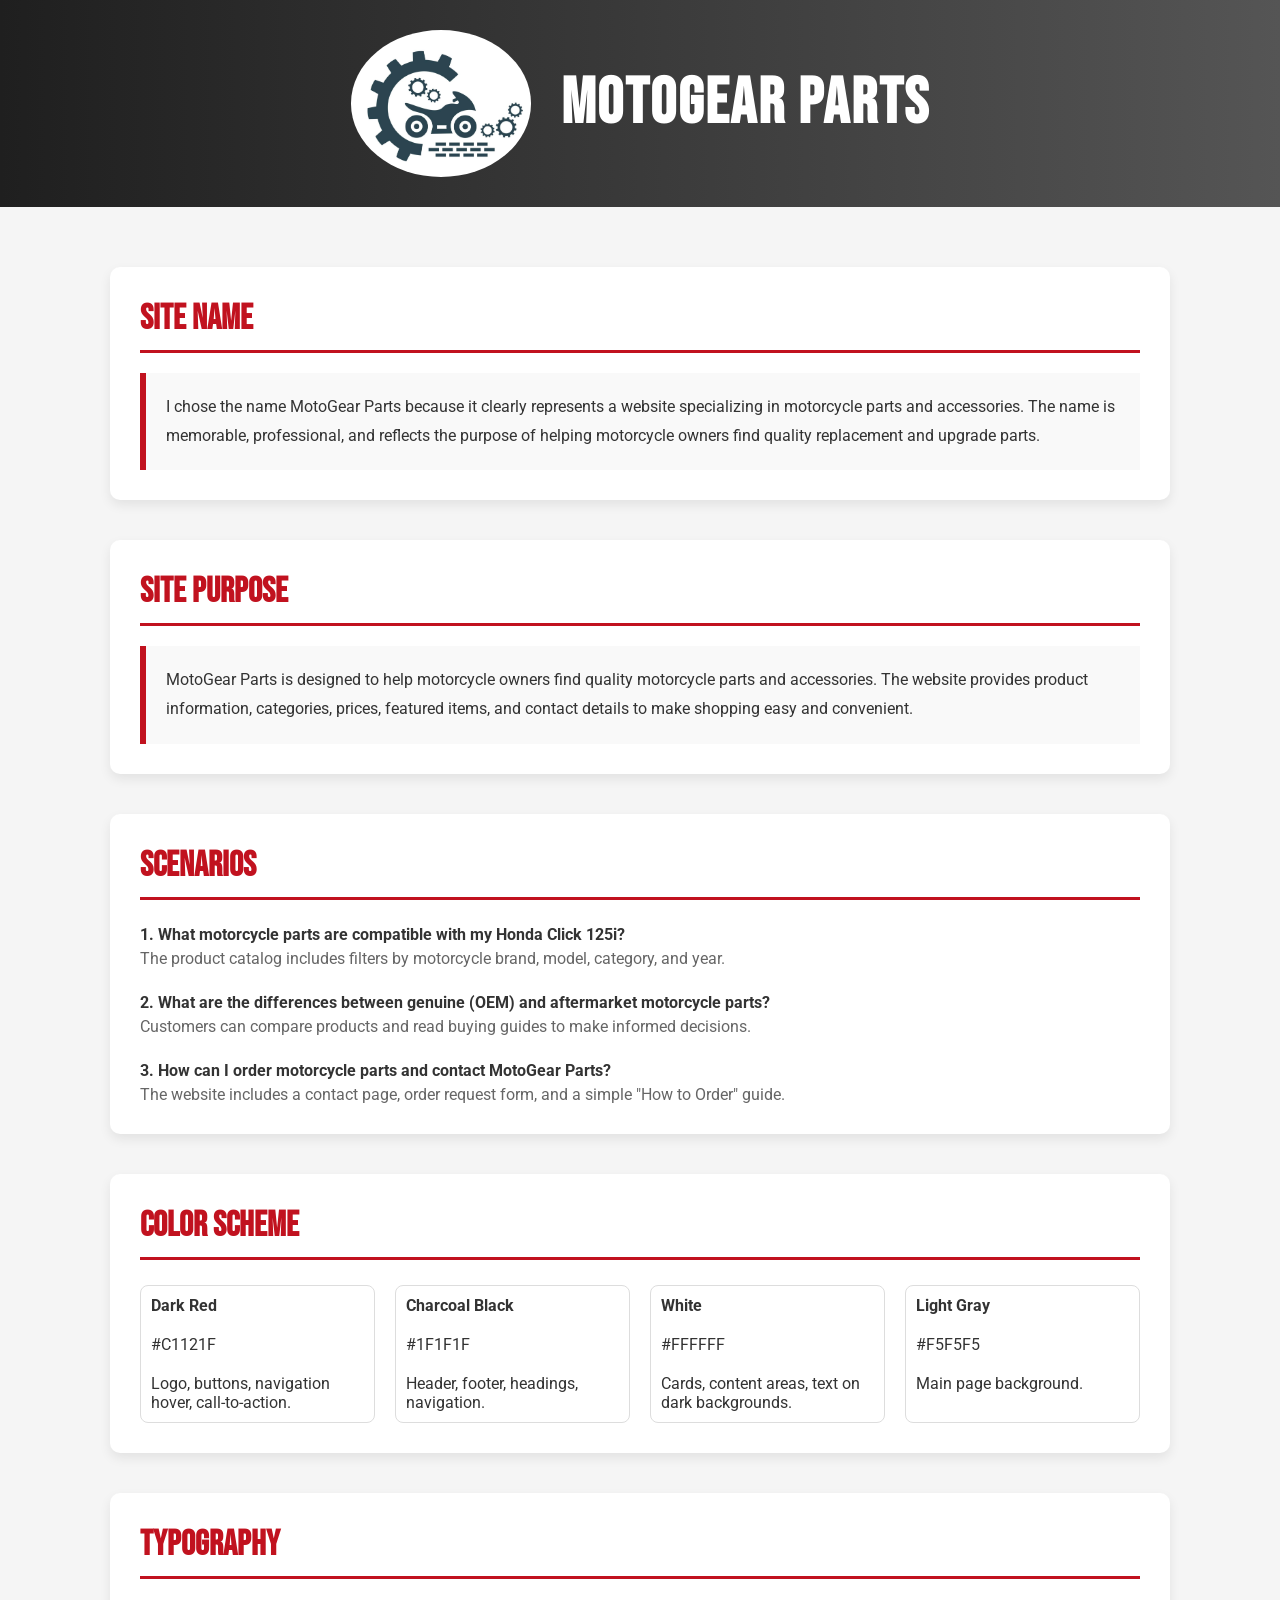
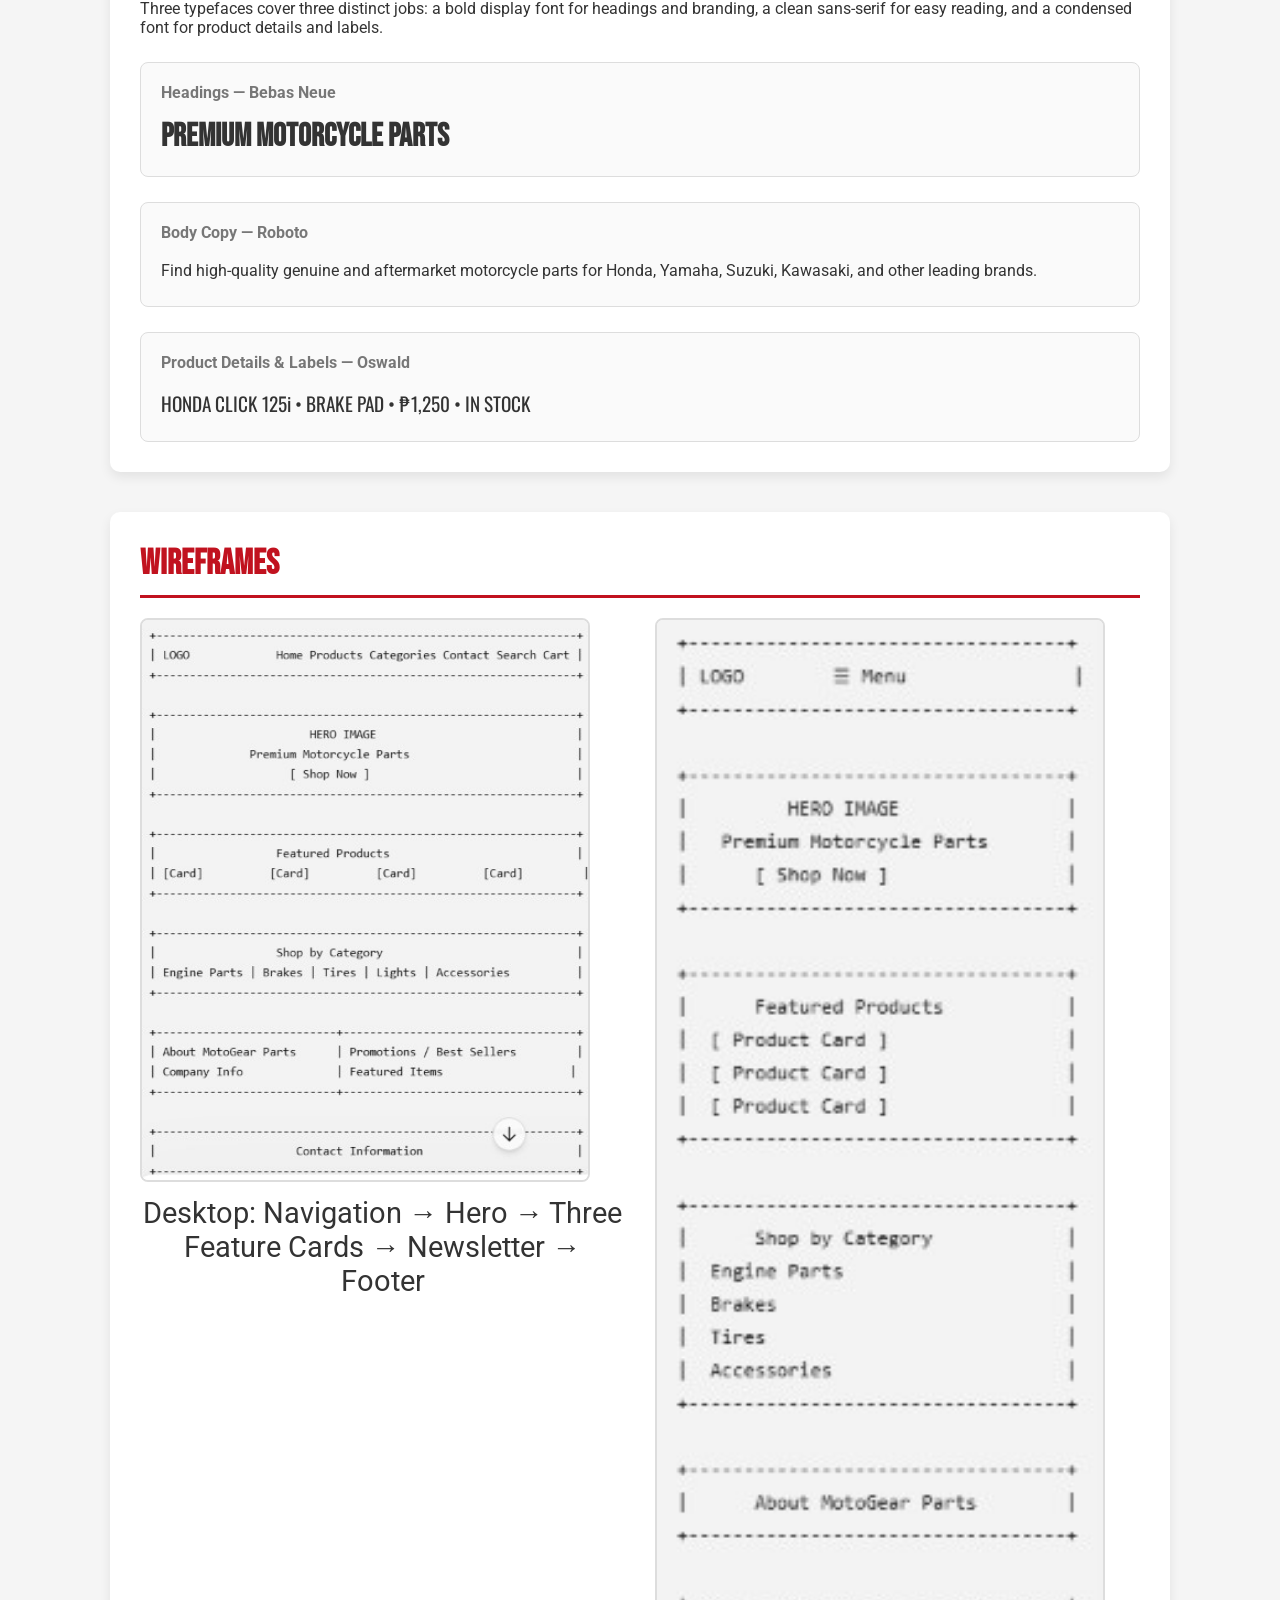
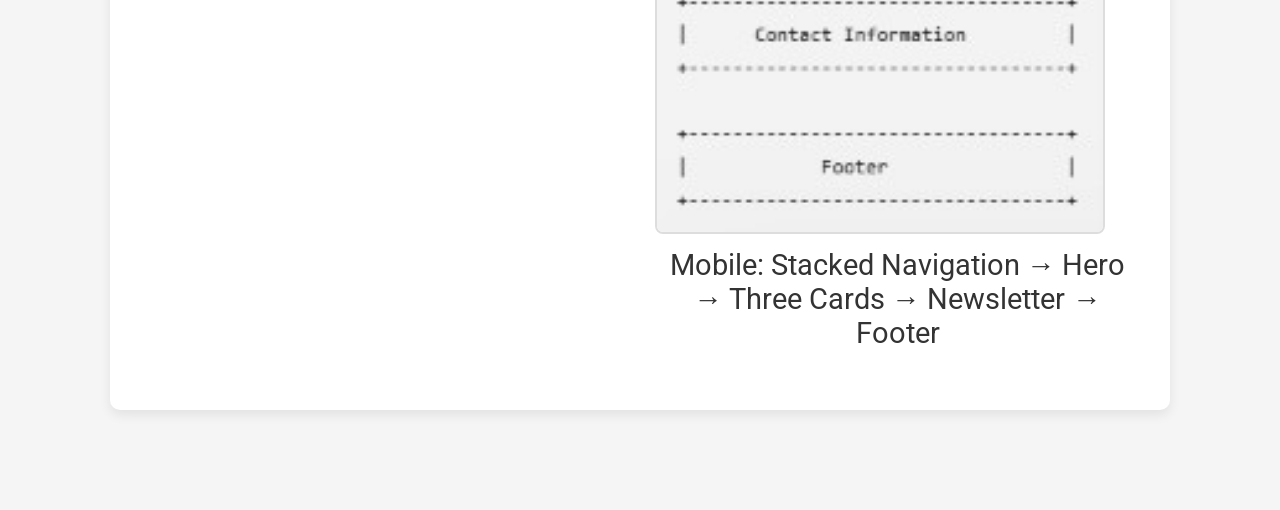
<file: project/siteplan.html>
<!DOCTYPE html>
<html lang="en">

<head>
    <meta charset="UTF-8">
    <meta name="viewport" content="width=device-width, initial-scale=1.0">
    <title>WDD131 | SitePlan</title>
    <meta name="author" content="Jeffrey Davila">
    <meta name="description" content="">
    <link rel="preconnect" href="https://fonts.googleapis.com">
    <link rel="preconnect" href="https://fonts.gstatic.com" crossorigin>
    <link href="https://fonts.googleapis.com/css2?family=Bebas+Neue&family=Oswald:wght@400;700&family=Roboto:wght@400;700&display=swap" rel="stylesheet">
    <link rel="stylesheet" href="styles/siteplan.css">
</head>

<body>

    <header>

        <img src="images/motogearlogo.jpg" alt="MotoGear Parts Philippines">

        <h1>MotoGear Parts</h1>

    </header>

    <main>

        <article>

            <h2 class="site-title">Site Name</h2>

            <p class="page">

                I chose the name MotoGear Parts because it clearly represents a website specializing in motorcycle parts
                and accessories. The name is memorable, professional, and reflects the purpose of helping motorcycle
                owners find quality replacement and upgrade parts.

            </p>

        </article>

        <article>

            <h2 class="site-title">Site Purpose</h2>

            <p class="page">

                MotoGear Parts is designed to help motorcycle owners find quality motorcycle parts and accessories. The
                website provides product information, categories, prices, featured items, and contact details to make
                shopping easy and convenient.

            </p>

        </article>

        <article>

            <h2 class="site-title">Scenarios</h2>

            <p class="question">1. What motorcycle parts are compatible with my Honda Click 125i?</p>

            <p class="answer">
                The product catalog includes filters by motorcycle brand, model, category, and year.
            </p>

            <p class="question">2. What are the differences between genuine (OEM) and aftermarket motorcycle parts?</p>

            <p class="answer">
                Customers can compare products and read buying guides to make informed decisions.
            </p>

            <p class="question">3. How can I order motorcycle parts and contact MotoGear Parts?</p>

            <p class="answer">
                The website includes a contact page, order request form, and a simple "How to Order" guide.
            </p>

        </article>

        <article>

            <h2 class="site-title">Color Scheme</h2>

            <div class="schema">

                <ul class="dark-red">
                    <li class="title">Dark Red</li>
                    <li>#C1121F</li>
                    <li>Logo, buttons, navigation hover, call-to-action.</li>
                </ul>

                <ul class="charcoal">
                    <li class="title">Charcoal Black</li>
                    <li>#1F1F1F</li>
                    <li>Header, footer, headings, navigation.</li>
                </ul>

                <ul class="white">
                    <li class="title">White</li>
                    <li>#FFFFFF</li>
                    <li>Cards, content areas, text on dark backgrounds.</li>
                </ul>

                <ul class="light">
                    <li class="title">Light Gray</li>
                    <li>#F5F5F5</li>
                    <li>Main page background.</li>
                </ul>

            </div>

        </article>

        <article>

            <h2 class="site-title">Typography</h2>

            <p>

                Three typefaces cover three distinct jobs: a bold display font for headings and branding, a clean
                sans-serif for easy reading, and a condensed font for product details and labels.

            </p>

            <div class="typography">

                <div>

                    <h4>Headings — Bebas Neue</h4>

                    <h3>Premium Motorcycle Parts</h3>

                </div>

                <div>

                    <h4>Body Copy — Roboto</h4>

                    <p>

                        Find high-quality genuine and aftermarket motorcycle parts for Honda, Yamaha, Suzuki, Kawasaki,
                        and other leading brands.

                    </p>

                </div>

                <div>

                    <h4>Product Details & Labels — Oswald</h4>

                    <p class="product">

                        HONDA CLICK 125i • BRAKE PAD • ₱1,250 • IN STOCK

                    </p>

                </div>

            </div>

        </article>

        <article>

            <h2 class="site-title">Wireframes</h2>

            <figure>

                <div>

                    <img src="images/largeview.jpg" alt="Desktop Wireframe for large view">

                    <figcaption>

                        Desktop: Navigation → Hero → Three Feature Cards → Newsletter → Footer

                    </figcaption>

                </div>

                <div>

                    <img src="images/mobileview.jpg" alt="Mobile Wireframe - for mobile view">

                    <figcaption>

                        Mobile: Stacked Navigation → Hero → Three Cards → Newsletter → Footer

                    </figcaption>

                </div>

            </figure>

        </article>

    </main>

</body>
</file>
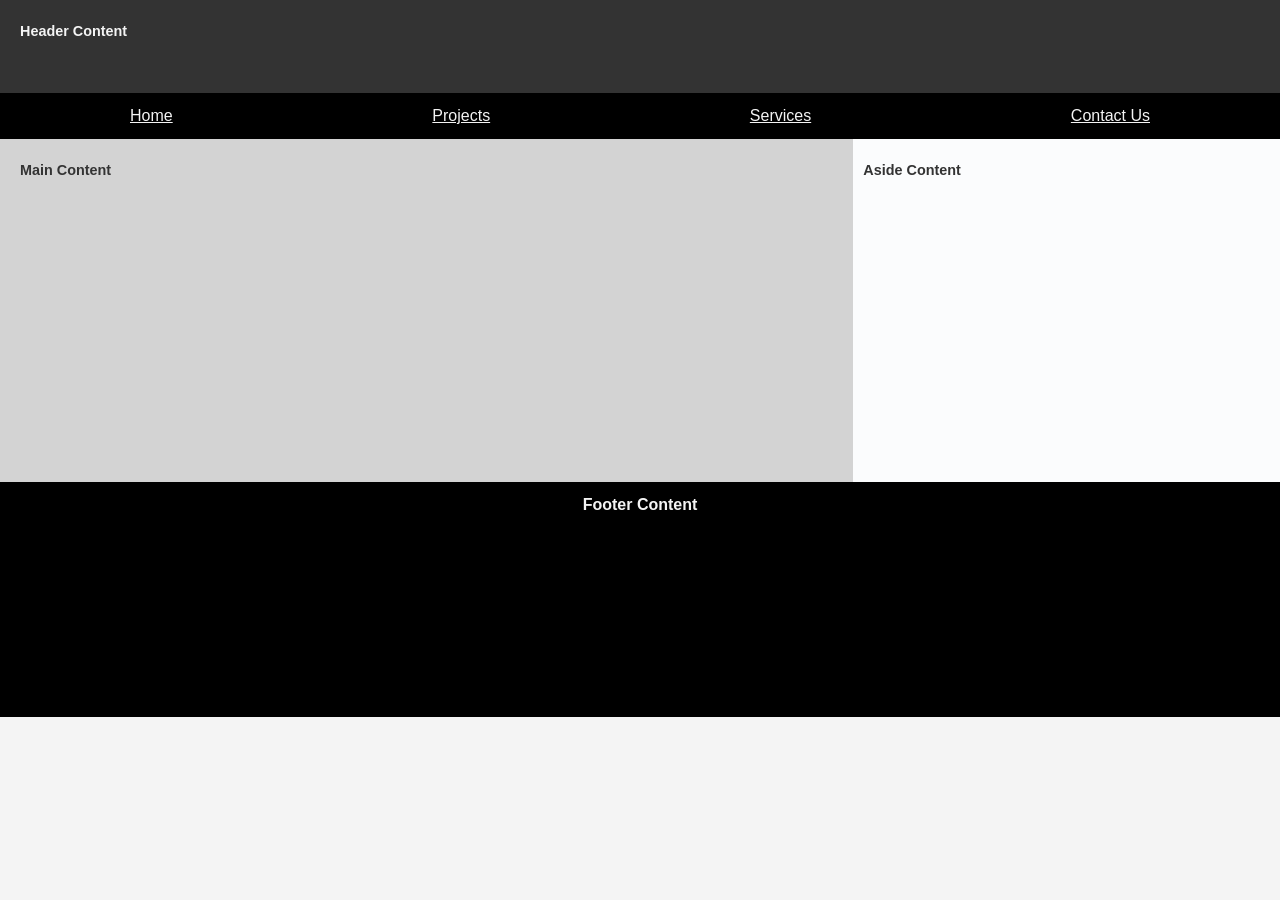
<file: week01/basic-layout.html>
<!DOCTYPE html>
<html lang="en">
<head>
    <meta charset="UTF-8">
    <meta name="viewport" content="width=device-width, initial-scale=1.0">
    <title>WDD 131 - Jeffrey Davila</title>
    <link rel="stylesheet" href="styles/layout.css">
</head>
<body>
    <header>
        <h1>Header Content</h1>
        <div class="nav"></div>
            <ul>
                <li><a href="basic-layout.html">Home</a></li>
                <li><a href="project">Projects</a></li>
                <li><a href="services">Services</a></li>
                <li><a href="contact">Contact Us</a></li>
            </ul>
        </div>   
    </header>
    <div class="content">
    <main>
        <h2>Main Content</h2>
    </main>
    <aside>
        <h3>Aside Content</h3>
    </aside>
    </div>
    <footer>
        <h4>Footer Content</h4>
    </footer>
</body>
</html>
</file>
<file: project/styles/site.css>
:root {
    --primary-color: #c1121f;
    --primary-dark: #8d0d16;
    --dark-color: #101010;
    --dark-gray: #1c1c1c;
    --medium-gray: #555555;
    --light-gray: #f1f1f1;
    --border-color: #dddddd;
    --white: #ffffff;

    --heading-font: "Bebas Neue", sans-serif;
    --subheading-font: "Oswald", sans-serif;
    --body-font: "Roboto", sans-serif;

    --max-width: 1200px;
    --section-padding: 5rem 1.5rem;
    --shadow: 0 8px 25px rgba(0, 0, 0, 0.08);
}

/* =========================
   RESET
========================= */

* {
    box-sizing: border-box;
    margin: 0;
    padding: 0;
}

html {
    scroll-behavior: smooth;
}

body {
    background: var(--white);
    color: var(--dark-color);
    font-family: var(--body-font);
    line-height: 1.6;
}

img {
    display: block;
    max-width: 100%;
}

a {
    color: inherit;
}

button,
input,
select,
textarea {
    font: inherit;
}

/* =========================
   TYPOGRAPHY
========================= */

h1,
h2 {
    font-family: var(--heading-font);
    font-weight: 400;
    line-height: 1;
    text-transform: uppercase;
}

h3,
h4 {
    font-family: var(--subheading-font);
}

p {
    max-width: 70ch;
}

.eyebrow {
    color: var(--primary-color);
    font-family: var(--subheading-font);
    font-size: 0.85rem;
    font-weight: 700;
    letter-spacing: 0.15em;
    margin-bottom: 0.75rem;
    text-transform: uppercase;
}

/* =========================
   HEADER
========================= */

.site-header {
    background: var(--dark-color);
    color: var(--white);
    position: sticky;
    top: 0;
    z-index: 1000;
}

.header-inner {
    align-items: center;
    display: flex;
    justify-content: space-between;
    margin: 0 auto;
    max-width: var(--max-width);
    min-height: 80px;
    padding: 0 1.5rem;
}

.brand {
    align-items: center;
    display: flex;
    font-family: var(--heading-font);
    font-size: 1.8rem;
    gap: 0.75rem;
    text-decoration: none;
    text-transform: uppercase;
}

.brand img {
    height: 50px;
    object-fit: cover;
    width: 50px;
}

.menu ul {
    display: flex;
    gap: 2rem;
    list-style: none;
}

.menu a {
    color: var(--white);
    font-family: var(--subheading-font);
    font-weight: 600;
    letter-spacing: 0.04em;
    padding: 0.5rem 0;
    position: relative;
    text-decoration: none;
    text-transform: uppercase;
}

.menu a::after {
    background: var(--primary-color);
    bottom: 0;
    content: "";
    height: 2px;
    left: 0;
    position: absolute;
    transform: scaleX(0);
    transform-origin: left;
    transition: transform 0.25s ease;
    width: 100%;
}

.menu a:hover::after,
.menu a.active::after {
    transform: scaleX(1);
}

.menu-toggle {
    background: transparent;
    border: 0;
    color: var(--white);
    cursor: pointer;
    display: none;
    font-size: 1.8rem;
}

/* =========================
   BUTTONS
========================= */

.button {
    background: var(--primary-color);
    border: 2px solid var(--primary-color);
    color: var(--white);
    cursor: pointer;
    display: inline-block;
    font-family: var(--subheading-font);
    font-weight: 700;
    letter-spacing: 0.05em;
    padding: 0.8rem 1.4rem;
    text-decoration: none;
    text-transform: uppercase;
    transition:
        background-color 0.2s ease,
        border-color 0.2s ease,
        transform 0.2s ease;
}

.button:hover {
    background: var(--primary-dark);
    border-color: var(--primary-dark);
    transform: translateY(-2px);
}

.button-outline {
    background: transparent;
    border-color: var(--white);
}

.button-outline:hover {
    background: var(--white);
    color: var(--dark-color);
}

.text-button {
    background: transparent;
    border: 0;
    color: var(--white);
    cursor: pointer;
    display: block;
    font-family: var(--subheading-font);
    font-weight: 700;
    margin-top: 1rem;
    text-decoration: underline;
}

/* =========================
   HERO
========================= */

.hero {
    align-items: center;
    background: var(--dark-gray);
    color: var(--white);
    display: grid;
    grid-template-columns: 1fr 1fr;
    min-height: 600px;
}

.hero-content {
    max-width: 650px;
    padding: 5rem max(1.5rem, calc((100vw - 1200px) / 2));
    padding-right: 3rem;
}

.hero h1 {
    font-size: clamp(3.5rem, 7vw, 6.5rem);
    margin-bottom: 1.5rem;
}

.hero-content>p:not(.eyebrow) {
    color: #dddddd;
    font-size: 1.1rem;
    margin-bottom: 2rem;
}

.hero-image {
    height: 600px;
    object-fit: cover;
    width: 100%;
}

.hero-buttons {
    display: flex;
    flex-wrap: wrap;
    gap: 1rem;
}

/* =========================
   SECTIONS
========================= */

.section {
    margin: 0 auto;
    max-width: var(--max-width);
    padding: var(--section-padding);
}

.section-heading {
    margin-bottom: 3rem;
    text-align: center;
}

.section-heading h2 {
    font-size: clamp(2.5rem, 5vw, 4rem);
    margin-bottom: 1rem;
}

.section-heading p:not(.eyebrow) {
    color: var(--medium-gray);
    margin-left: auto;
    margin-right: auto;
}

.light-heading h2 {
    color: var(--white);
}

.light-heading p:not(.eyebrow) {
    color: #cccccc;
}

/* =========================
   FEATURE CARDS
========================= */

.feature-grid {
    display: grid;
    gap: 1.5rem;
    grid-template-columns: repeat(3, 1fr);
}

.feature-card {
    border: 1px solid var(--border-color);
    padding: 2rem;
    transition:
        box-shadow 0.2s ease,
        transform 0.2s ease;
}

.feature-card:hover {
    box-shadow: var(--shadow);
    transform: translateY(-5px);
}

.feature-number {
    color: var(--primary-color);
    font-family: var(--heading-font);
    font-size: 2.5rem;
}

.feature-card h3 {
    font-size: 1.6rem;
    margin: 0.5rem 0;
    text-transform: uppercase;
}

.feature-card p {
    color: var(--medium-gray);
    margin-bottom: 1.5rem;
}

.feature-card a {
    color: var(--primary-color);
    font-family: var(--subheading-font);
    font-weight: 700;
    text-decoration: none;
}

/* =========================
   DARK SECTIONS
========================= */

.dark-section,
.checklist-section {
    background: var(--dark-color);
    color: var(--white);
    padding: var(--section-padding);
}

.dark-section>*,
.checklist-section>* {
    margin-left: auto;
    margin-right: auto;
    max-width: var(--max-width);
}

.tip-box {
    align-items: center;
    border-left: 5px solid var(--primary-color);
    display: flex;
    gap: 2rem;
    justify-content: space-between;
    padding: 2rem;
}

.tip-box span {
    color: var(--primary-color);
    font-family: var(--subheading-font);
    font-weight: 700;
}

.tip-box h3 {
    font-size: 2rem;
    margin: 0.5rem 0;
    text-transform: uppercase;
}

.tip-box p {
    color: #cccccc;
}

/* =========================
   SPLIT SECTION
========================= */

.split-section {
    align-items: stretch;
    display: grid;
    grid-template-columns: 1fr 1fr;
}

.split-content {
    padding: 5rem max(1.5rem, calc((100vw - 1200px) / 2));
    padding-right: 4rem;
}

.split-content h2 {
    font-size: clamp(2.5rem, 5vw, 4rem);
    margin-bottom: 1.5rem;
}

.split-content p:not(.eyebrow) {
    color: var(--medium-gray);
    margin-bottom: 2rem;
}

.split-section img {
    height: 100%;
    min-height: 450px;
    object-fit: cover;
    width: 100%;
}

/* =========================
   SAFETY
========================= */

.safety-section {
    background: var(--light-gray);
    padding: var(--section-padding);
}

.safety-section>* {
    margin-left: auto;
    margin-right: auto;
    max-width: var(--max-width);
}

.safety-grid {
    display: grid;
    gap: 1.5rem;
    grid-template-columns: repeat(3, 1fr);
}

.safety-grid article {
    background: var(--white);
    border-top: 4px solid var(--primary-color);
    padding: 2rem;
}

.safety-grid h3 {
    font-size: 1.5rem;
    margin-bottom: 0.75rem;
    text-transform: uppercase;
}

.safety-grid p {
    color: var(--medium-gray);
}

/* =========================
   PAGE BANNER
========================= */

.page-banner {
    background: var(--dark-gray);
    color: var(--white);
    padding: 6rem 1.5rem;
    text-align: center;
}

.page-banner h1 {
    font-size: clamp(3rem, 7vw, 5.5rem);
    margin-bottom: 1rem;
}

.page-banner>p:last-child {
    color: #cccccc;
    margin-left: auto;
    margin-right: auto;
}

/* =========================
   PRODUCTS
========================= */

.product-grid {
    display: grid;
    gap: 2rem;
    grid-template-columns: repeat(2, 1fr);
}

.product-card {
    background: var(--white);
    border: 1px solid var(--border-color);
    box-shadow: var(--shadow);
    overflow: hidden;
}

.product-card img {
    aspect-ratio: 16 / 9;
    object-fit: cover;
    width: 100%;
}

.product-card-content {
    padding: 2rem;
}

.product-label {
    color: var(--primary-color);
    font-family: var(--heading-font);
    font-size: 2rem;
}

.product-card h2 {
    font-size: 2.3rem;
    margin: 0.4rem 0 1rem;
}

.product-card h3 {
    margin-top: 1.5rem;
    text-transform: uppercase;
}

.product-card p {
    color: var(--medium-gray);
}
.product-card:hover  img {
    transform: scale(1.05);
    transition: transform 0.3s ease;

}

/* =========================
   MAINTENANCE
========================= */

.maintenance-grid {
    display: grid;
    gap: 1.5rem;
    grid-template-columns: repeat(3, 1fr);
}

.maintenance-card {
    border: 1px solid var(--border-color);
    padding: 2rem;
}

.maintenance-card>span {
    color: var(--primary-color);
    font-family: var(--heading-font);
    font-size: 2.5rem;
}

.maintenance-card h2 {
    font-size: 2rem;
    margin: 0.5rem 0 1rem;
}

.maintenance-card p {
    color: var(--medium-gray);
}

/* =========================
   CHECKLIST
========================= */

.checklist-box {
    display: grid;
    gap: 3rem;
    grid-template-columns: 1fr 1fr;
}

.checklist-items {
    display: grid;
    gap: 0.8rem;
}

.check-item {
    align-items: center;
    border: 1px solid #444444;
    cursor: pointer;
    display: flex;
    gap: 1rem;
    padding: 1rem;
}

.check-item input {
    accent-color: var(--primary-color);
    height: 20px;
    width: 20px;
}

.check-item:has(input:checked) {
    border-color: var(--primary-color);
}

.checklist-result {
    align-self: start;
    border: 1px solid #444444;
    padding: 2rem;
}

#checklist-status {
    font-family: var(--subheading-font);
    font-size: 1.2rem;
    font-weight: 700;
}

#checklist-message {
    color: #cccccc;
    margin: 1rem 0 1.5rem;
}

.progress-bar {
    background: #444444;
    height: 10px;
    margin-top: 1rem;
    overflow: hidden;
}

#progress-fill {
    background: var(--primary-color);
    height: 100%;
    transition: width 0.3s ease;
    width: 0;
}

/* =========================
   FORM
========================= */

.form-section {
    display: grid;
    gap: 4rem;
    grid-template-columns: 0.8fr 1.2fr;
    margin: 0 auto;
    max-width: var(--max-width);
    padding: var(--section-padding);
}

.form-intro h2 {
    font-size: clamp(2.5rem, 5vw, 4rem);
    margin-bottom: 1.5rem;
}

.form-intro>p:not(.eyebrow) {
    color: var(--medium-gray);
}

.contact-detail {
    border-left: 4px solid var(--primary-color);
    margin-top: 2rem;
    padding-left: 1.5rem;
}

.contact-detail h3 {
    text-transform: uppercase;
}

.contact-form {
    background: var(--light-gray);
    padding: 2rem;
}

.form-group {
    margin-bottom: 1.5rem;
}

.form-group label,
.rating-fieldset legend {
    display: block;
    font-family: var(--subheading-font);
    font-weight: 700;
    margin-bottom: 0.5rem;
    text-transform: uppercase;
}

.form-group input,
.form-group select,
.form-group textarea {
    background: var(--white);
    border: 1px solid #bbbbbb;
    border-radius: 0;
    padding: 0.8rem;
    width: 100%;
}

.form-group textarea {
    min-height: 150px;
    resize: vertical;
}

.rating-fieldset {
    border: 0;
    margin-bottom: 1.5rem;
}

.rating-options {
    display: flex;
    gap: 1.2rem;
}

.rating-options label {
    align-items: center;
    display: flex;
    gap: 0.35rem;
}

.form-note {
    color: var(--medium-gray);
    font-size: 0.85rem;
    margin-top: 1rem;
}

/* =========================
   FOOTER
========================= */

.site-footer {
    background: var(--dark-color);
    color: var(--white);
    padding: 3rem 1.5rem 1rem;
}

.footer-inner {
    display: grid;
    gap: 3rem;
    grid-template-columns: 2fr 1fr;
    margin: 0 auto;
    max-width: var(--max-width);
}

.footer-inner h2 {
    font-size: 2.2rem;
}

.footer-inner h3 {
    color: var(--primary-color);
    margin-bottom: 0.75rem;
    text-transform: uppercase;
}

.footer-inner p {
    color: #bbbbbb;
}

.footer-inner a {
    color: #bbbbbb;
    display: block;
    margin-bottom: 0.4rem;
    text-decoration: none;
}

.footer-inner a:hover {
    color: var(--white);
}

.footer-bottom {
    border-top: 1px solid #333333;
    margin: 2rem auto 0;
    max-width: var(--max-width);
    padding-top: 1rem;
    text-align: center;
}

.footer-bottom p {
    color: #999999;
    font-size: 0.9rem;
    margin: 0.25rem auto;
}

#last-modified {
    color: #777777;
    font-size: 0.8rem;
}

/* =========================
   RESPONSIVE
========================= */

@media screen and (max-width: 900px) {

    .hero {
        grid-template-columns: 1fr;
    }

    .hero-content {
        max-width: none;
        padding: 5rem 1.5rem;
    }

    .hero-image {
        height: 450px;
    }

    .feature-grid,
    .safety-grid,
    .maintenance-grid {
        grid-template-columns: repeat(2, 1fr);
    }

    .split-section,
    .form-section {
        grid-template-columns: 1fr;
    }

    .split-content {
        padding: 4rem 1.5rem;
    }

    .split-section img {
        min-height: 350px;
    }

    .checklist-box {
        grid-template-columns: 1fr;
    }

}

@media screen and (max-width: 700px) {

    .header-inner {
        min-height: 70px;
    }

    .menu-toggle {
        display: block;
    }

    .menu {
        background: var(--dark-color);
        display: none;
        left: 0;
        position: absolute;
        top: 70px;
        width: 100%;
    }

    .menu.open {
        display: block;
    }

    .menu ul {
        display: flex;
        flex-direction: column;
        gap: 0;
    }

    .menu li {
        border-top: 1px solid #333333;
    }

    .menu a {
        display: block;
        padding: 1rem 1.5rem;
    }

    .menu a::after {
        display: none;
    }

    .brand {
        font-size: 1.5rem;
    }

    .brand img {
        height: 42px;
        width: 42px;
    }

    .hero-content {
        padding: 4rem 1.25rem;
    }

    .hero h1 {
        font-size: clamp(3rem, 16vw, 5rem);
    }

    .hero-image {
        height: 350px;
    }

    .section,
    .safety-section,
    .dark-section,
    .checklist-section {
        padding: 4rem 1.25rem;
    }

    .feature-grid,
    .product-grid,
    .safety-grid,
    .maintenance-grid {
        grid-template-columns: 1fr;
    }

    .tip-box {
        align-items: flex-start;
        flex-direction: column;
    }

    .footer-inner {
        grid-template-columns: 1fr;
    }

    .rating-options {
        flex-wrap: wrap;
    }

}

@media screen and (max-width: 450px) {

    .hero-buttons {
        align-items: stretch;
        flex-direction: column;
    }

    .hero-buttons .button {
        text-align: center;
        width: 100%;
    }

    .contact-form {
        padding: 1.25rem;
    }

}
</file>
<file: styles/form.css>
/* ========== RESET & BASE ========== */
* {
    margin: 0;
    padding: 0;
    box-sizing: border-box;
}

body {
    font-family: 'Roboto', sans-serif;
    background: #eef2f5;
    color: #2c3e50;
    padding: 20px;
    max-width: 640px;
    margin: 0 auto;
}

/* ========== HEADER ========== */
header {
    text-align: center;
    margin-bottom: 1.5rem;
    padding: 1.2rem;
    background: #fff;
    border-radius: 10px;
}

header h1 {
    font-family: 'Bebas Neue', sans-serif;
    font-size: 2.4rem;
    color: #0c0c0c;
    letter-spacing: 2px;
}

/* ========== FORM ========== */
form {
    background: #fff;
    padding: 2rem;
    border-radius: 12px;
    box-shadow: 0 4px 20px rgba(0,0,0,0.06);
}

/* Standard labels & inputs */
label {
    display: block;
    font-family: 'Oswald', sans-serif;
    font-weight: 700;
    margin-top: 1.2rem;
    margin-bottom: 0.4rem;
    color: #1a1a2e;
    font-size: 0.9rem;
    text-transform: uppercase;
    letter-spacing: 0.5px;
}

input[type="text"],
input[type="date"],
select,
textarea {
    width: 100%;
    padding: 12px;
    border: 2px solid #ddd;
    border-radius: 8px;
    font-family: 'Roboto', sans-serif;
    font-size: 1rem;
    background: #fafafa;
    transition: 0.3s;
}

input:focus,
select:focus,
textarea:focus {
    outline: none;
    border-color: #e94560;
    background: #fff;
}

textarea {
    min-height: 100px;
    resize: vertical;
}

/* ========== RATING: Label above, Radio below, in a row ========== */
.rating-group {
    border: 2px solid #ddd;
    border-radius: 10px;
    padding: 1.2rem;
    margin-top: 1.2rem;
    background: #fafafa;
}

.rating-group legend {
    font-family: 'Oswald', sans-serif;
    font-weight: 700;
    padding: 0 8px;
    color: #1a1a2e;
    text-transform: uppercase;
}

/* Flex row of star columns */
.rating-row {
    display: flex;
    justify-content: space-around;
    align-items: flex-end;
    gap: 10px;
    margin-top: 0.5rem;
}

/* Each star option: label on top, radio below */
.rating-option {
    display: flex;
    flex-direction: column;
    align-items: center;
    gap: 6px;
    cursor: pointer;
}

.rating-option label {
    margin: 0;
    font-family: 'Roboto', sans-serif;
    font-weight: 400;
    font-size: 1.3rem;
    color: #b87400;
    letter-spacing: 1px;
    cursor: pointer;
    transition: transform 0.2s;
}

.rating-option:hover label {
    transform: scale(1.2);
}

.rating-option input[type="radio"] {
    width: 20px;
    height: 20px;
    accent-color: #e94560;
    cursor: pointer;
}

/* ========== FEATURES: Full-width rows ========== */
.features-group {
    border: 2px solid #ddd;
    border-radius: 10px;
    padding: 1.2rem;
    margin-top: 1.2rem;
    background: #fafafa;
}

.features-group legend {
    font-family: 'Oswald', sans-serif;
    font-weight: 700;
    padding: 0 8px;
    color: #1a1a2e;
    text-transform: uppercase;
}

.features-hint {
    display: block;
    font-size: 0.85rem;
    color: #666;
    margin-bottom: 1rem;
    font-style: italic;
}

/* Each checkbox row stretches full width */
.feature-row {
    display: flex;
    align-items: center;
    gap: 12px;
    padding: 10px 14px;
    margin-bottom: 8px;
    background: #fff;
    border: 1px solid #e0e0e0;
    border-radius: 8px;
    cursor: pointer;
    transition: 0.2s;
}

.feature-row:hover {
    border-color: #e94560;
    box-shadow: 0 2px 8px rgba(233,69,96,0.1);
}

.feature-row input[type="checkbox"] {
    width: 18px;
    height: 18px;
    accent-color: #e94560;
    cursor: pointer;
    flex-shrink: 0;
}

.feature-row label {
    margin: 0;
    font-family: 'Roboto', sans-serif;
    font-weight: 400;
    text-transform: none;
    letter-spacing: normal;
    color: #333;
    cursor: pointer;
    flex: 1;
    font-size: 1rem;
}

/* ========== SUBMIT ========== */
input[type="submit"] {
    width: 100%;
    padding: 14px;
    margin-top: 1.5rem;
    background: #cdcaca;
    color: #000;
    border: none;
    border-radius: 8px;
    font-family: 'Oswald', sans-serif;
    font-weight: 700;
    font-size: 1.1rem;
    text-transform: uppercase;
    cursor: pointer;
    transition: 0.2s;
}

input[type="submit"]:hover {
    background: #c23a51;
    color: #fff;
    transform: translateY(-2px);
    box-shadow: 0 6px 20px rgba(233,69,96,0.3);
}

/* ========== FOOTER ========== */
footer {
    text-align: center;
    margin-top: 2rem;
    color: #666;
    font-size: 0.9rem;
}

#lastModified {
    color: #b22234;
    font-size: 0.8rem;
    margin-top: 4px;
}

/* ========== RESPONSIVE ========== */
@media (max-width: 480px) {
    form { padding: 1.2rem; }
    .rating-row { gap: 6px; }
    .rating-option label { font-size: 1rem; }
}
</file>
<file: styles/place.css>
:root {
    --primary-color: #0B3C5D;
    --primary-hover: #0E4A73;
    --secondary-color: #F4B400;
    --secondary-text: #1F2937;
    --background-color: #F8F9FA;
    --card-color: #FFFFFF;
    --text-color: #1F2937;
    --text-muted: #6B7280;
    --heading-color: #FFFFFF;
    --border-color: #E5E7EB;
    --shadow-color: rgba(11, 60, 93, 0.15);
    --font-main: 'Roboto', sans-serif;

}

* {
    margin: 0;
    padding: 0;
    box-sizing: border-box;
}

body {
    font-family: var(--font-main);
    color: var(--text-color);
    line-height: 1.5;
    background-color: var(--secondary-color);
    margin: 0;
    overflow: visible;
}

header {
    background-color: var(--primary-color);
    color: var(--heading-color);
    text-align: center;
    padding: 1.5rem 1rem;
    margin-bottom: 5px;
    width: 100%;
}

header h1 {
    font-size: 2rem;
    font-weight: 700;
}

.hero {
    position: relative;
    width: 100%;
    height: 100vh;
    margin: 0 auto;
}

.hero img {
    width: 100%;
    height: 100%;
    object-fit: cover;
    display: block;
}

.card {
    position: absolute;
    background-color: rgba(255, 255, 255, 0.85);
    border: 1px solid var(--border-color);
    border-radius: 6px;
    box-shadow: 0 4px 12px var(--shadow-color);
    width: 290px;
    min-width: 200px;
    overflow: visible;
    max-height: none;
}

.card h2 {
    background-color: rgba(11, 60, 93, 1);
    color: var(--heading-color);
    padding: 0.75rem 1rem;
    font-size: 1.1rem;
    border-radius: 6px;
    margin: 9px 20px 1px -10px;
}

.card h2 svg {
    display: none;
}

.card h2::after {
    content: "☀️";
    margin-left: 6px;
    display: block;
    width: 40px;
    height: 1px;
    background-color: var(--secondary-color);
    margin-top: 3px;
}

.card ul {
    list-style: none;
    padding: 0.75rem 1rem 1rem 1rem;
}

.card li {
    font-size: 0.75rem;
    padding: 0.1rem 0;
    display: flex;
    gap: 0.5rem;
    color: var(--text-color);
    justify-content: center;
}

.card li strong {
    color: var(--text-muted);
}

.data-card {
    top: 20px;
    left: 20px;
}

.weather-card {
    bottom: 20px;
    right: 20px;
    width: 220px;
}

.card h2 .icon-accent {
    color: var(--secondary-color);
}

footer {
    background-color: var(--primary-color);
    color: var(--heading-color);
    text-align: center;
    padding: 1rem;
    font-size: 0.85rem;
    border-top: 4px solid var(--secondary-color);
    position: static;
    width: 100%;
}

#full,
#clock {
    display: inline-flex;
    color: var(--secondary-color);
}
</file>
<file: styles/place_mobile.css>
@media (max-width: 700px) {
 header h1 {
    font-size: 1.4rem;
 }
 .hero {
    display: flex;
    flex-direction: column;
    height: auto;
    min-height: 0;
 }
 .hero img {
    height: 260px;
    order: 0;
 }
 .card {
    background-color: #E5E7EB;
    position: static;
    width: 100%;
    max-width: 100%;
    min-width: 0;
    font-size: 0.85rem;
    border-radius: 0;
    box-shadow: none;
    border-bottom: 1px solid #E5E7EB;
    flex-shrink: 0;
 }
 .data-card {
    order: 2;
 }
 .weather-card {
   order: 3;
 }
 .card li {
    font-size: 0.8rem;
 }
 .card h2 {
    margin: 0;
    border-radius: 0;
    width: 100%;
 }
 .card h2 svg {
   display: inline;
 }
 .card h2::after {
   content: "";
   display: none;
 }
}
</file>
<file: styles/siteplan.css>
body {
    font-family: 'Gill Sans', 'Gill Sans MT', Calibri, 'Trebuchet MS', sans-serif;
    border: 1px solid #ddd;
    padding: 10px;
    width: 500px;
    justify-self: center;
    
}
p {
    font-size: 0.85rem;
    text-decoration: underline;
    background-color:burlywood;
    padding: 10px;
    border-radius: 5px;
}
h1, h2 {
    text-decoration: underline;
    color: rgb(79, 97, 36);
}
h1 {
    text-align: center;
}
</file>
<file: project/styles/siteplan.css>
*{
    margin:0;
    padding:0;
    box-sizing:border-box;
}

body{
    font-family:"Roboto",sans-serif;
    background:#F5F5F5;
    color:#333;
}

header{
    background:linear-gradient(to right,#1F1F1F,#555);
    display:flex;
    align-items:center;
    justify-content:center;
    gap:30px;
    padding:30px;
}

header img{
    width:180px;
    border-radius:50%;
}

header h1{
    font-family:"Bebas Neue",sans-serif;
    color:white;
    font-size:4rem;
    letter-spacing:2px;
}

main{
    max-width:1100px;
    margin:40px auto;
    padding:20px;
}

article{
    background:white;
    margin-bottom:40px;
    padding:30px;
    border-radius:10px;
    box-shadow:0 5px 12px rgba(0,0,0,.08);
}

.site-title{
    font-family:"Bebas Neue",sans-serif;
    color:#C1121F;
    font-size:2.2rem;
    margin-bottom:20px;
    border-bottom:3px solid #C1121F;
    padding-bottom:10px;
}

.page{
    background:#F9F9F9;
    border-left:6px solid #C1121F;
    padding:20px;
    line-height:1.8;
}

.question{
    font-weight:bold;
    margin-top:25px;
}

.answer{
    color:#666;
    margin-top:5px;
}

.schema{
    display:grid;
    grid-template-columns:repeat(auto-fit,minmax(220px,1fr));
    gap:20px;
    margin-top:25px;
}

.schema ul{
    list-style:none;
    background:white;
    border-radius:8px;
    overflow:hidden;
    border:1px solid #ddd;
}

.dark-red{
    border-top:70px solid #C1121F;
}

.charcoal{
    border-top:70px solid #1F1F1F;
}

.white{
    border-top:70px solid white;
}

.light{
    border-top:70px solid #F5F5F5;
}

.schema li{
    padding:10px;
}

.title{
    font-weight:bold;
}

.typography p{
    margin-top:10px;
    line-height:1.8;
}

.typography div{
    margin-top:25px;
    background:#fafafa;
    border-radius:8px;
    padding:20px;
    border:1px solid #ddd;
}

.typography h4{
    color:#777;
    margin-bottom:15px;
}

.typography h3{
    font-family:"Bebas Neue",sans-serif;
    font-size:2rem;
}

.typography .product{
    font-family:"Oswald",sans-serif;
    font-size:1.2rem;
}

figure{
    display: grid;
    grid-template-columns: repeat(2, 1fr);
    gap:30px;
    flex-wrap:wrap;
    justify-content:center;
}

figure img{
    width: 100%;
    max-width:450px;
    border:2px solid #ddd;
    border-radius:8px;
}

figcaption{
    text-align:center;
    margin-top:10px;
    margin-bottom:30px;
    font-size: 1.8rem;
}

@media(max-width:768px){

header{
    flex-direction:column;
}

header h1{
    font-size:2.5rem;
}

figure img{
    width:100%;
}
figure {
    grid-template-columns: 1fr;
}

}
</file>
<file: week01/styles/layout.css>
* {
    margin: 0;
    padding: 0;
    box-sizing: border-box;
}
body {
    font-family: Arial, sans-serif;
    line-height: 1.6;
    background-color: #f4f4f4;
    color: #333;
}
header {
    flex-direction: row;
    background-color: black;
}
h1 {
    background-color: #333;
    color: #f4f4f4;
    margin-top: 0;
    font-size: .9em;
    padding: 20px 20px 50px;
}
ul {
    display: flex;
    text-align: center;
    list-style: none;
    justify-content: space-between;
    margin: 0 100px;
    padding: 10px 30px 10px;
}

a { 
    color: #f4f4f4;
}
.content {
    display: flex;
}
main ul {
}
main {
    flex: 2;
    background-color: lightgray;
    padding: 20px;
}
aside {
    flex: 1;
    background-color: rgb(251, 252, 253);
    padding: 20px 10px 300px;
}
h2, h3 {
    font-size: .9rem;
}
footer {
    text-align: center;
    color: #f4f4f4;
    background-color: black;
    padding: 10px 0px 200px;
    
}
</file>
